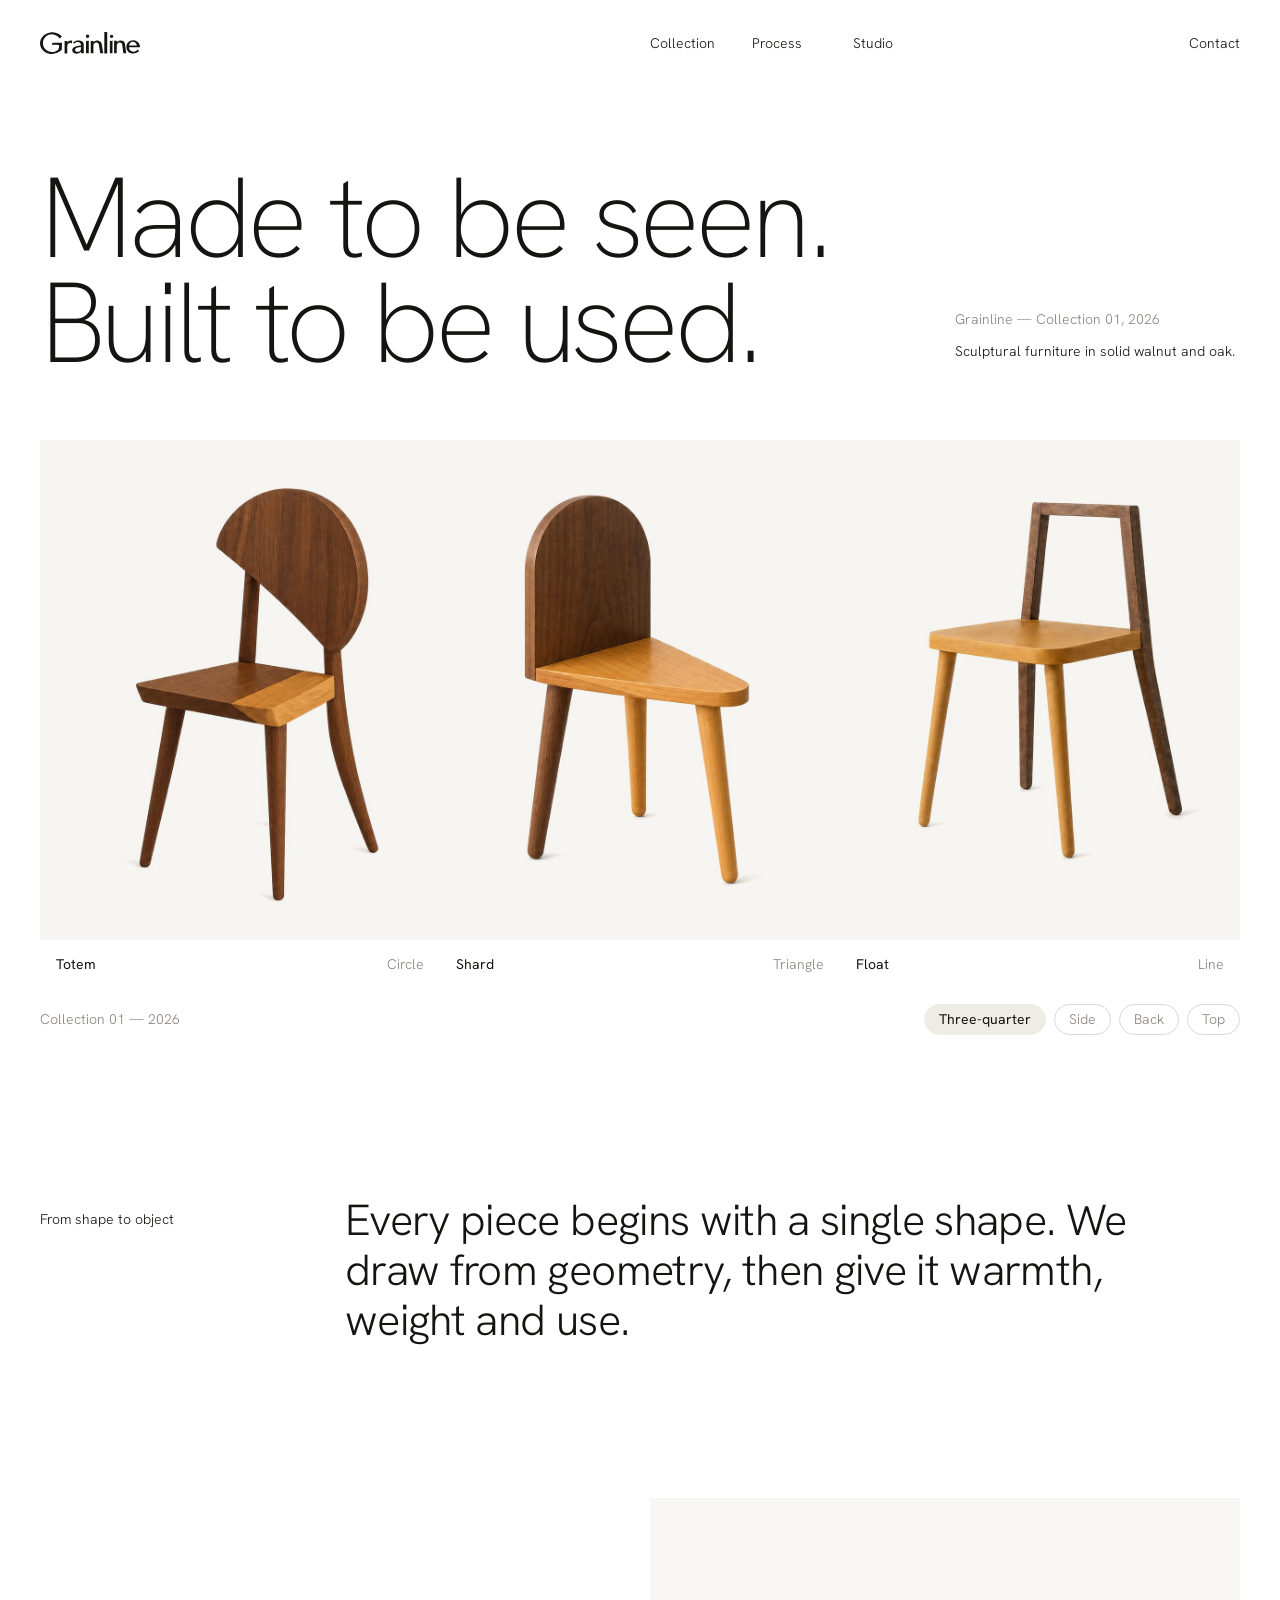
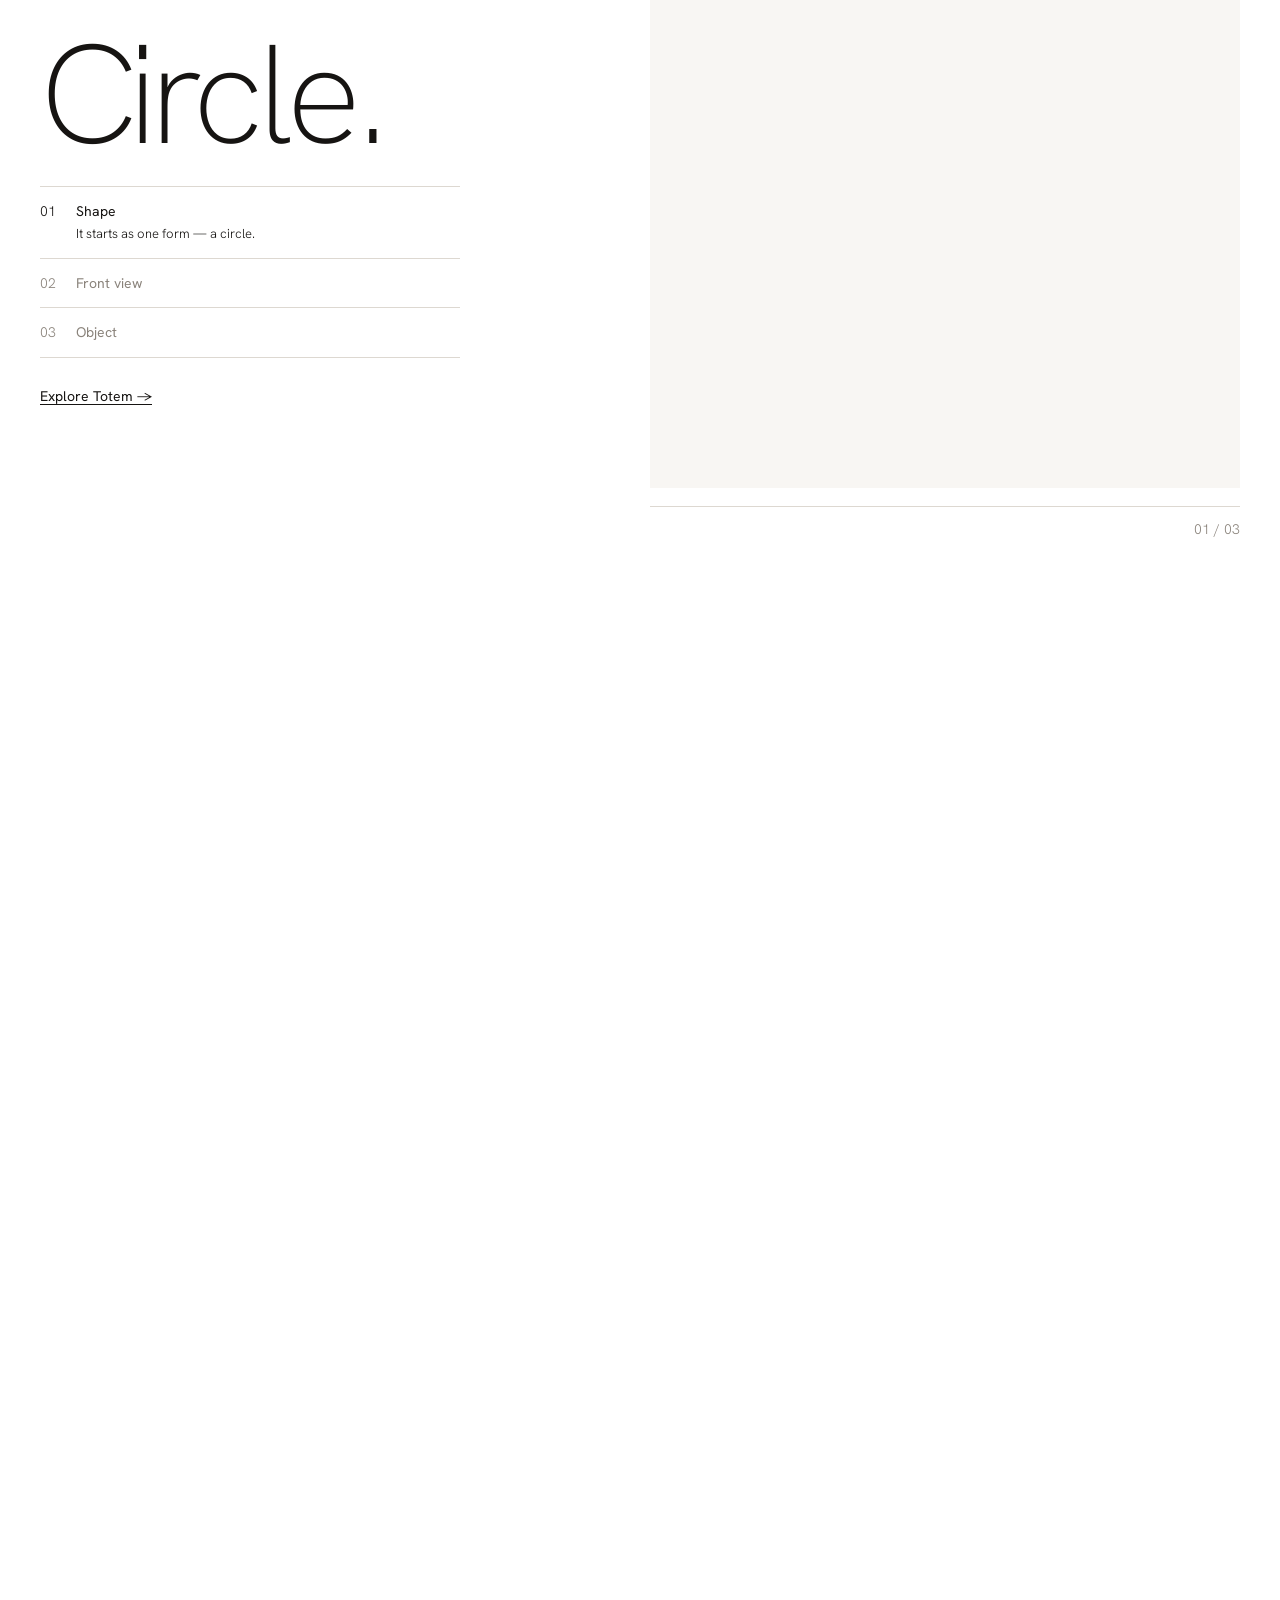
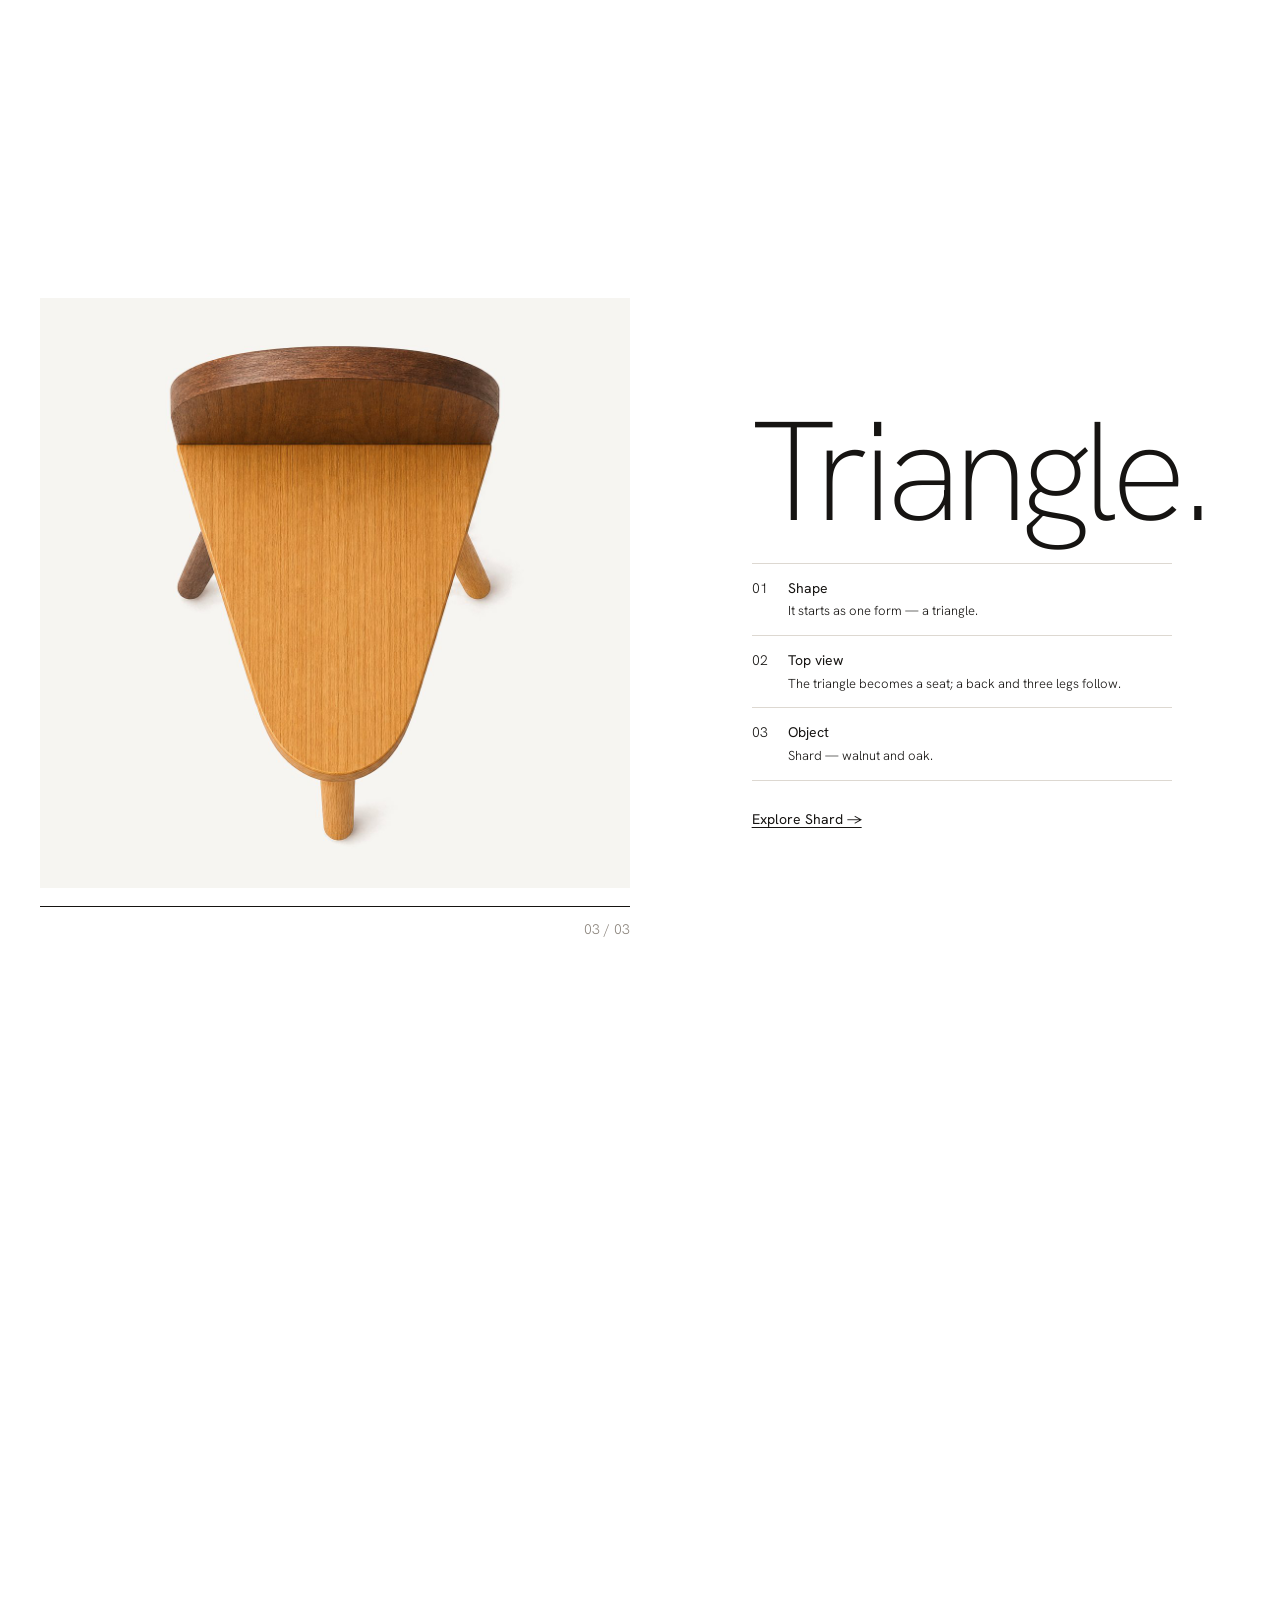
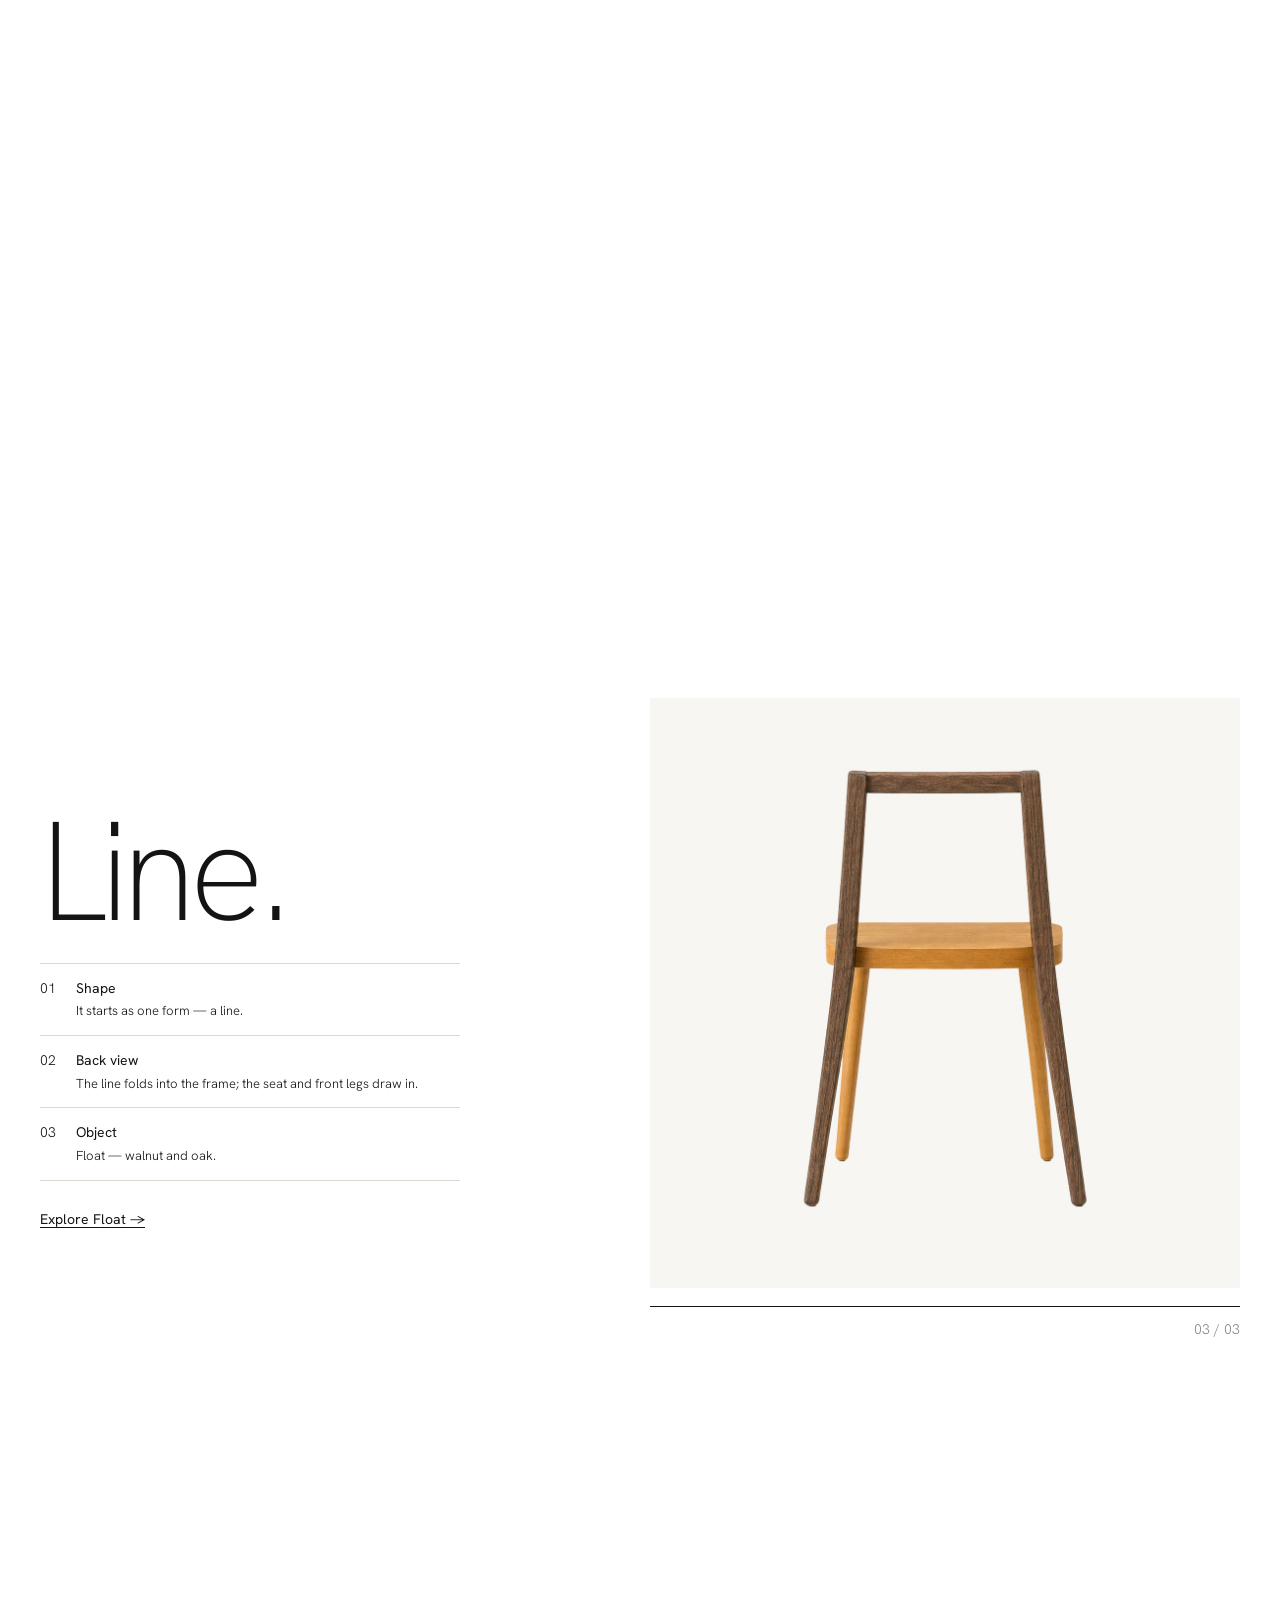
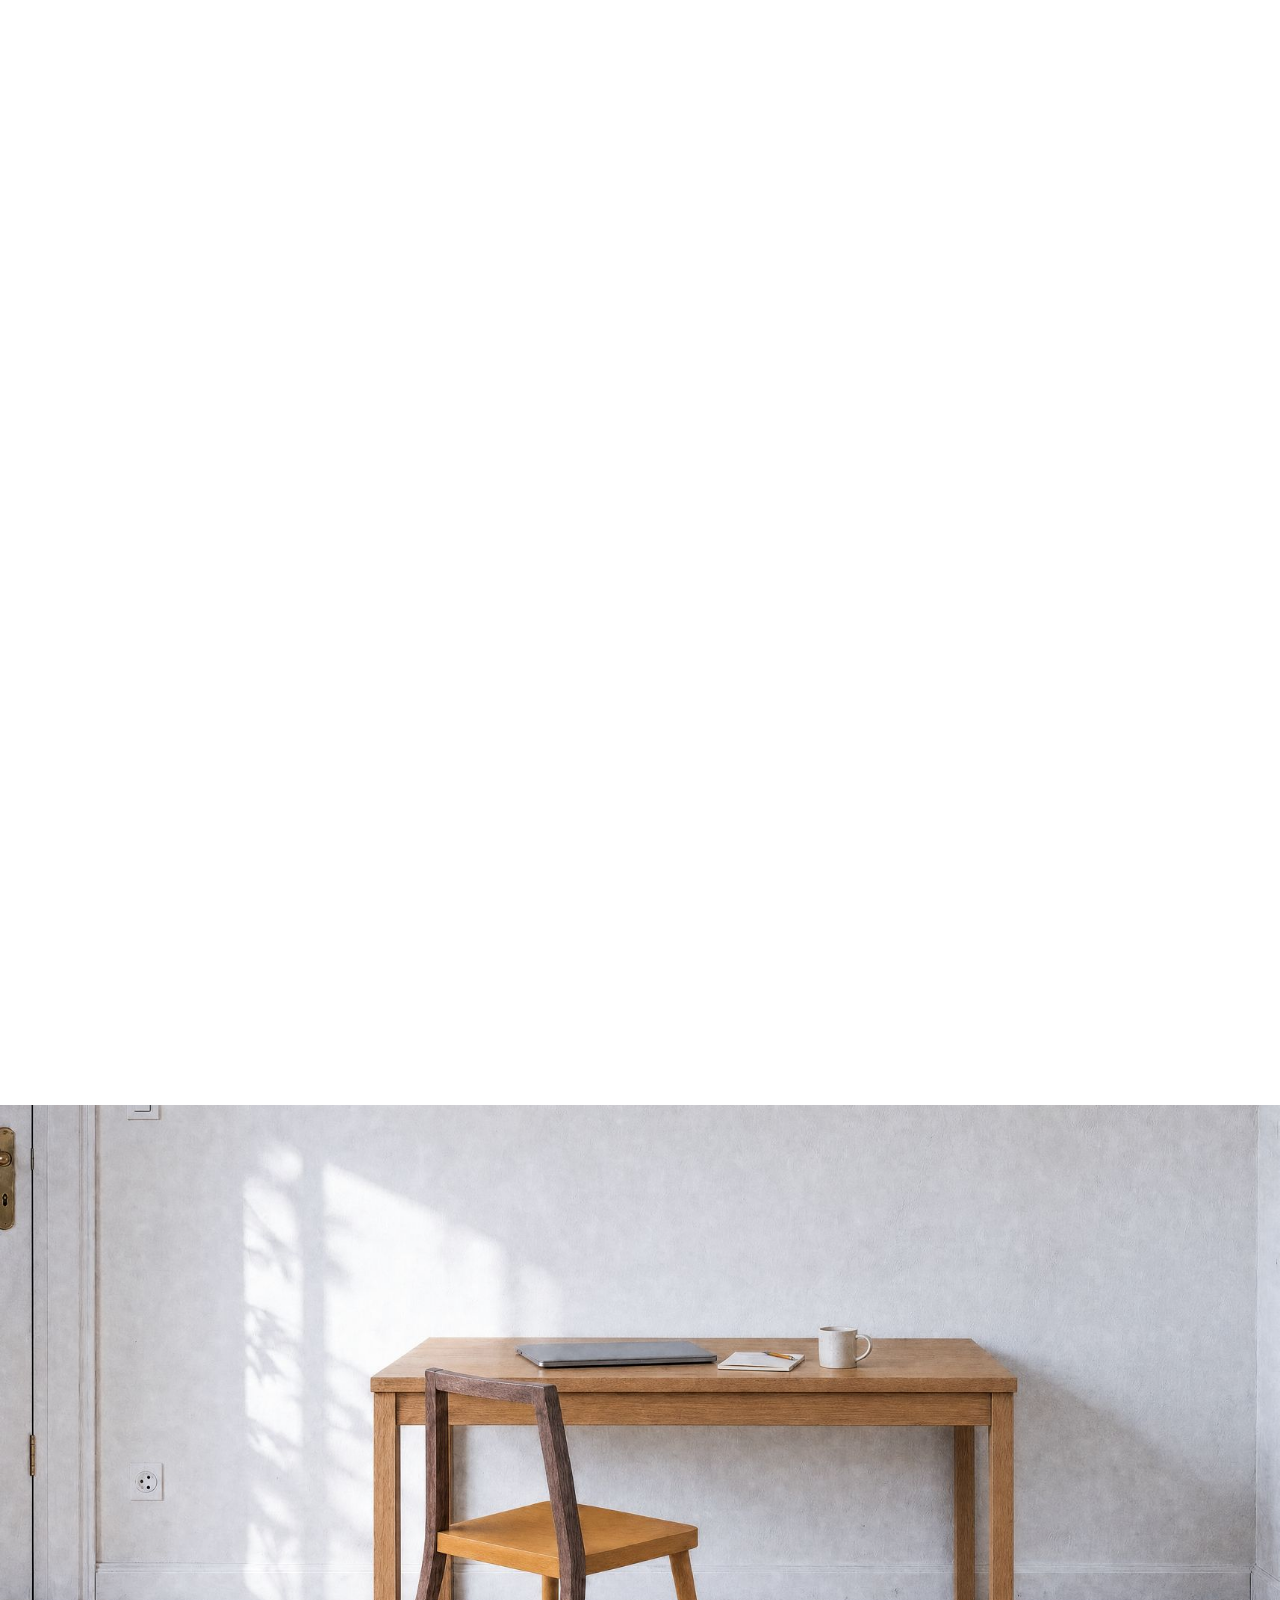
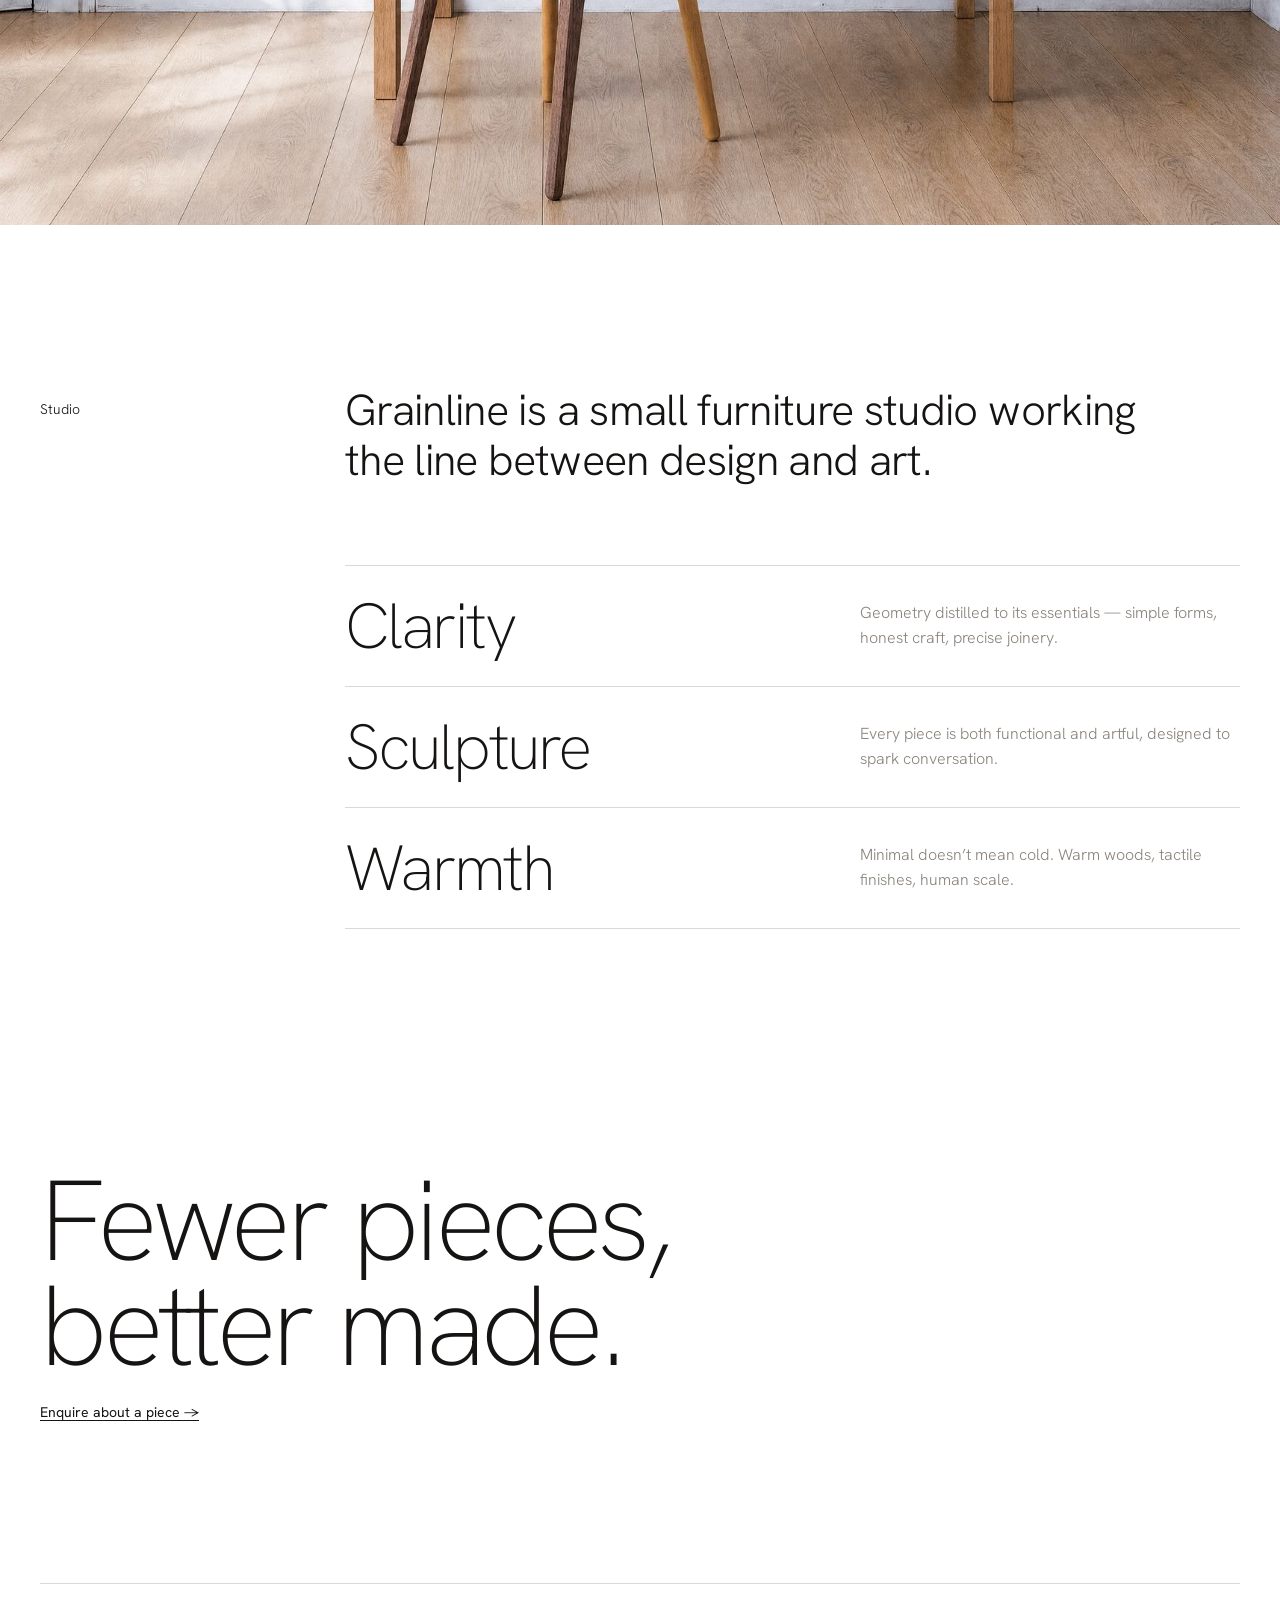
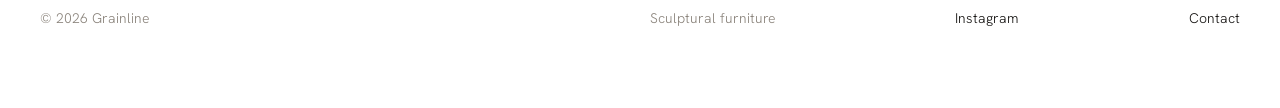
<file: index.html>
<!DOCTYPE html>
<html lang="en">
<head>
<meta charset="utf-8">
<meta name="viewport" content="width=device-width, initial-scale=1">
<title>Grainline — Made to be seen. Built to be used.</title>
<meta name="description" content="Grainline: sculptural chairs in walnut and oak, drawn from a circle, a triangle and a line.">
<link rel="icon" href="assets/logo.svg" type="image/svg+xml">
<link rel="preconnect" href="https://fonts.googleapis.com">
<link rel="preconnect" href="https://fonts.gstatic.com" crossorigin>
<link href="https://fonts.googleapis.com/css2?family=DM+Mono&family=Hanken+Grotesk:wght@200;300;400&display=swap" rel="stylesheet">
<script>(function(){var d=document.documentElement;if(!matchMedia("(prefers-reduced-motion: reduce)").matches){d.classList.add("rv");setTimeout(function(){if(!window.__rv)d.classList.remove("rv")},2500)}})();</script>
<link rel="stylesheet" href="css/style.css?v=27">
</head>
<body>
<header class="nav grid">
  <a class="nav__logo" href="index.html" aria-label="Grainline — home"><img src="assets/logo.svg" alt="Grainline"></a>
  <a data-col="7" href="index.html#collection" data-menu-open aria-haspopup="true" aria-expanded="false">Collection</a>
  <a data-col="8" href="index.html#process">Process</a>
  <a data-col="9" href="index.html#studio">Studio</a>
  <a data-col="12" href="#contact">Contact</a>
</header>
<div class="menu" data-menu aria-hidden="true">
  <div class="menu__scrim" data-menu-close></div>
  <div class="menu__panel" role="dialog" aria-label="The collection">
    <div class="menu__head grid">
      <span class="muted">Collection 01 — 2026</span>
      <span class="muted">Three chairs, three shapes</span>
      <button type="button" data-menu-close>Close ×</button>
    </div>
    <div class="menu__chairs grid">
      <a class="menu__chair" href="totem.html"><div class="img"><img src="assets/renders/totem-three-quarter.jpg" alt="Totem"></div><div class="meta"><span class="name">Totem</span><span class="link">View Totem →</span></div><span class="muted">Circle</span></a>
      <a class="menu__chair" href="shard.html"><div class="img"><img src="assets/renders/shard-three-quarter.jpg" alt="Shard"></div><div class="meta"><span class="name">Shard</span><span class="link">View Shard →</span></div><span class="muted">Triangle</span></a>
      <a class="menu__chair" href="float.html"><div class="img"><img src="assets/renders/float-three-quarter.jpg" alt="Float"></div><div class="meta"><span class="name">Float</span><span class="link">View Float →</span></div><span class="muted">Line</span></a>
    </div>
  </div>
</div>

<main>
  <section class="hero grid">
    <h1 class="display">Made to be seen.<br>Built to be used.</h1>
    <div class="hero__meta">
      <span class="muted">Grainline — Collection 01, 2026</span>
      <span>Sculptural furniture in solid walnut and oak.</span>
    </div>
  </section>

  <section class="lineup grid" id="collection" data-lineup>
    <div class="lineup__band">
      <a class="lineup__chair" href="totem.html">
        <div class="lineup__img"><img src="assets/renders/totem-three-quarter.jpg" alt="Totem, three-quarter view" class="is-on" loading="eager"><img src="assets/renders/totem-side.jpg" alt="Totem, side view" loading="lazy"><img src="assets/renders/totem-back.jpg" alt="Totem, back view" loading="lazy"><img src="assets/renders/totem-top.jpg" alt="Totem, top view" loading="lazy"></div>
        <div class="lineup__label"><span class="strong">Totem</span><span class="lineup__shape muted">Circle</span></div>
      </a>
      <a class="lineup__chair" href="shard.html">
        <div class="lineup__img"><img src="assets/renders/shard-three-quarter.jpg" alt="Shard, three-quarter view" class="is-on" loading="eager"><img src="assets/renders/shard-side.jpg" alt="Shard, side view" loading="lazy"><img src="assets/renders/shard-back.jpg" alt="Shard, back view" loading="lazy"><img src="assets/renders/shard-top.jpg" alt="Shard, top view" loading="lazy"></div>
        <div class="lineup__label"><span class="strong">Shard</span><span class="lineup__shape muted">Triangle</span></div>
      </a>
      <a class="lineup__chair" href="float.html">
        <div class="lineup__img"><img src="assets/renders/float-three-quarter.jpg" alt="Float, three-quarter view" class="is-on" loading="eager"><img src="assets/renders/float-side.jpg" alt="Float, side view" loading="lazy"><img src="assets/renders/float-back.jpg" alt="Float, back view" loading="lazy"><img src="assets/renders/float-top.jpg" alt="Float, top view" loading="lazy"></div>
        <div class="lineup__label"><span class="strong">Float</span><span class="lineup__shape muted">Line</span></div>
      </a>
    </div>
    <div class="lineup__bar">
      <span class="muted">Collection 01 — 2026</span>
      <div class="views" aria-label="Choose a view"><button type="button" class="is-on">Three-quarter</button><button type="button">Side</button><button type="button">Back</button><button type="button">Top</button></div>
    </div>
  </section>

  <section class="section grid" id="process">
    <div class="intro__label">From shape to object</div>
    <p class="intro__text statement">Every piece begins with a single shape. We draw from geometry, then give it warmth, weight and use.</p>
  </section>

  <section class="beat beat--right" data-beat>
    <div class="beat__stick grid">
      <div class="beat__copy">
        <div class="word">Circle.</div>
        <ol class="steps"><li><span>01</span><b>Shape</b><span class="desc">It starts as one form — a circle.</span></li><li><span>02</span><b>Front view</b><span class="desc">The circle is cut on a diagonal into the backrest; posts, seat and legs draw in.</span></li><li><span>03</span><b>Object</b><span class="desc">Totem — walnut and oak.</span></li></ol>
        <a class="link" href="totem.html">Explore Totem →</a>
      </div>
      <div class="beat__stage">
        <div class="stage" data-trace="totem" role="img" aria-label="Totem drawn from a circle"><img src="assets/renders/totem-front-square.jpg" alt="Totem, seen from the front"></div>
        <div class="progress"><i></i></div>
        <div class="counter">01 / 03</div>
      </div>
      <div class="beat__static"></div>
    </div>
  </section>

  <section class="beat beat--left" data-beat>
    <div class="beat__stick grid">
      <div class="beat__stage">
        <div class="stage" data-trace="shard" role="img" aria-label="Shard drawn from a triangle"><img src="assets/renders/shard-top-square.jpg" alt="Shard, seen from above"></div>
        <div class="progress"><i></i></div>
        <div class="counter">01 / 03</div>
      </div>
      <div class="beat__copy">
        <div class="word">Triangle.</div>
        <ol class="steps"><li><span>01</span><b>Shape</b><span class="desc">It starts as one form — a triangle.</span></li><li><span>02</span><b>Top view</b><span class="desc">The triangle becomes a seat; a back and three legs follow.</span></li><li><span>03</span><b>Object</b><span class="desc">Shard — walnut and oak.</span></li></ol>
        <a class="link" href="shard.html">Explore Shard →</a>
      </div>
      <div class="beat__static"></div>
    </div>
  </section>

  <section class="beat beat--right" data-beat>
    <div class="beat__stick grid">
      <div class="beat__copy">
        <div class="word">Line.</div>
        <ol class="steps"><li><span>01</span><b>Shape</b><span class="desc">It starts as one form — a line.</span></li><li><span>02</span><b>Back view</b><span class="desc">The line folds into the frame; the seat and front legs draw in.</span></li><li><span>03</span><b>Object</b><span class="desc">Float — walnut and oak.</span></li></ol>
        <a class="link" href="float.html">Explore Float →</a>
      </div>
      <div class="beat__stage">
        <div class="stage" data-trace="float" role="img" aria-label="Float drawn from a line"><img src="assets/renders/float-back-square.jpg" alt="Float, seen from the back"></div>
        <div class="progress"><i></i></div>
        <div class="counter">01 / 03</div>
      </div>
      <div class="beat__static"></div>
    </div>
  </section>

  <figure class="bleed"><img src="assets/lifestyle/float-desk.jpg" alt="Float at a desk in a sunlit room" loading="lazy"></figure>

  <section class="section grid" id="studio">
    <div class="studio__label">Studio</div>
    <p class="studio__text statement">Grainline is a small furniture studio working the line between design and art.</p>
    <ul class="values">
      <li><span>Clarity</span><span>Geometry distilled to its essentials — simple forms, honest craft, precise joinery.</span></li>
      <li><span>Sculpture</span><span>Every piece is both functional and artful, designed to spark conversation.</span></li>
      <li><span>Warmth</span><span>Minimal doesn’t mean cold. Warm woods, tactile finishes, human scale.</span></li>
    </ul>
  </section>

  <section class="closing grid">
    <h2 class="display">Fewer pieces,<br>better made.</h2>
    <a class="link" href="#contact">Enquire about a piece →</a>
  </section>
</main>
<footer class="footer grid" id="contact">
  <div class="footer__rule"></div>
  <span class="muted">© 2026 Grainline</span>
  <span class="muted">Sculptural furniture</span>
  <a href="#">Instagram</a>
  <a href="#">Contact</a>
</footer>
<script src="js/reveal.js?v=27" defer></script>
<script src="js/smooth.js?v=27" defer></script>
<script src="js/menu.js?v=27" defer></script>
<script src="js/lineup.js?v=27" defer></script>
<script src="js/shape.js?v=27" defer></script>
</body>
</html>
</file>
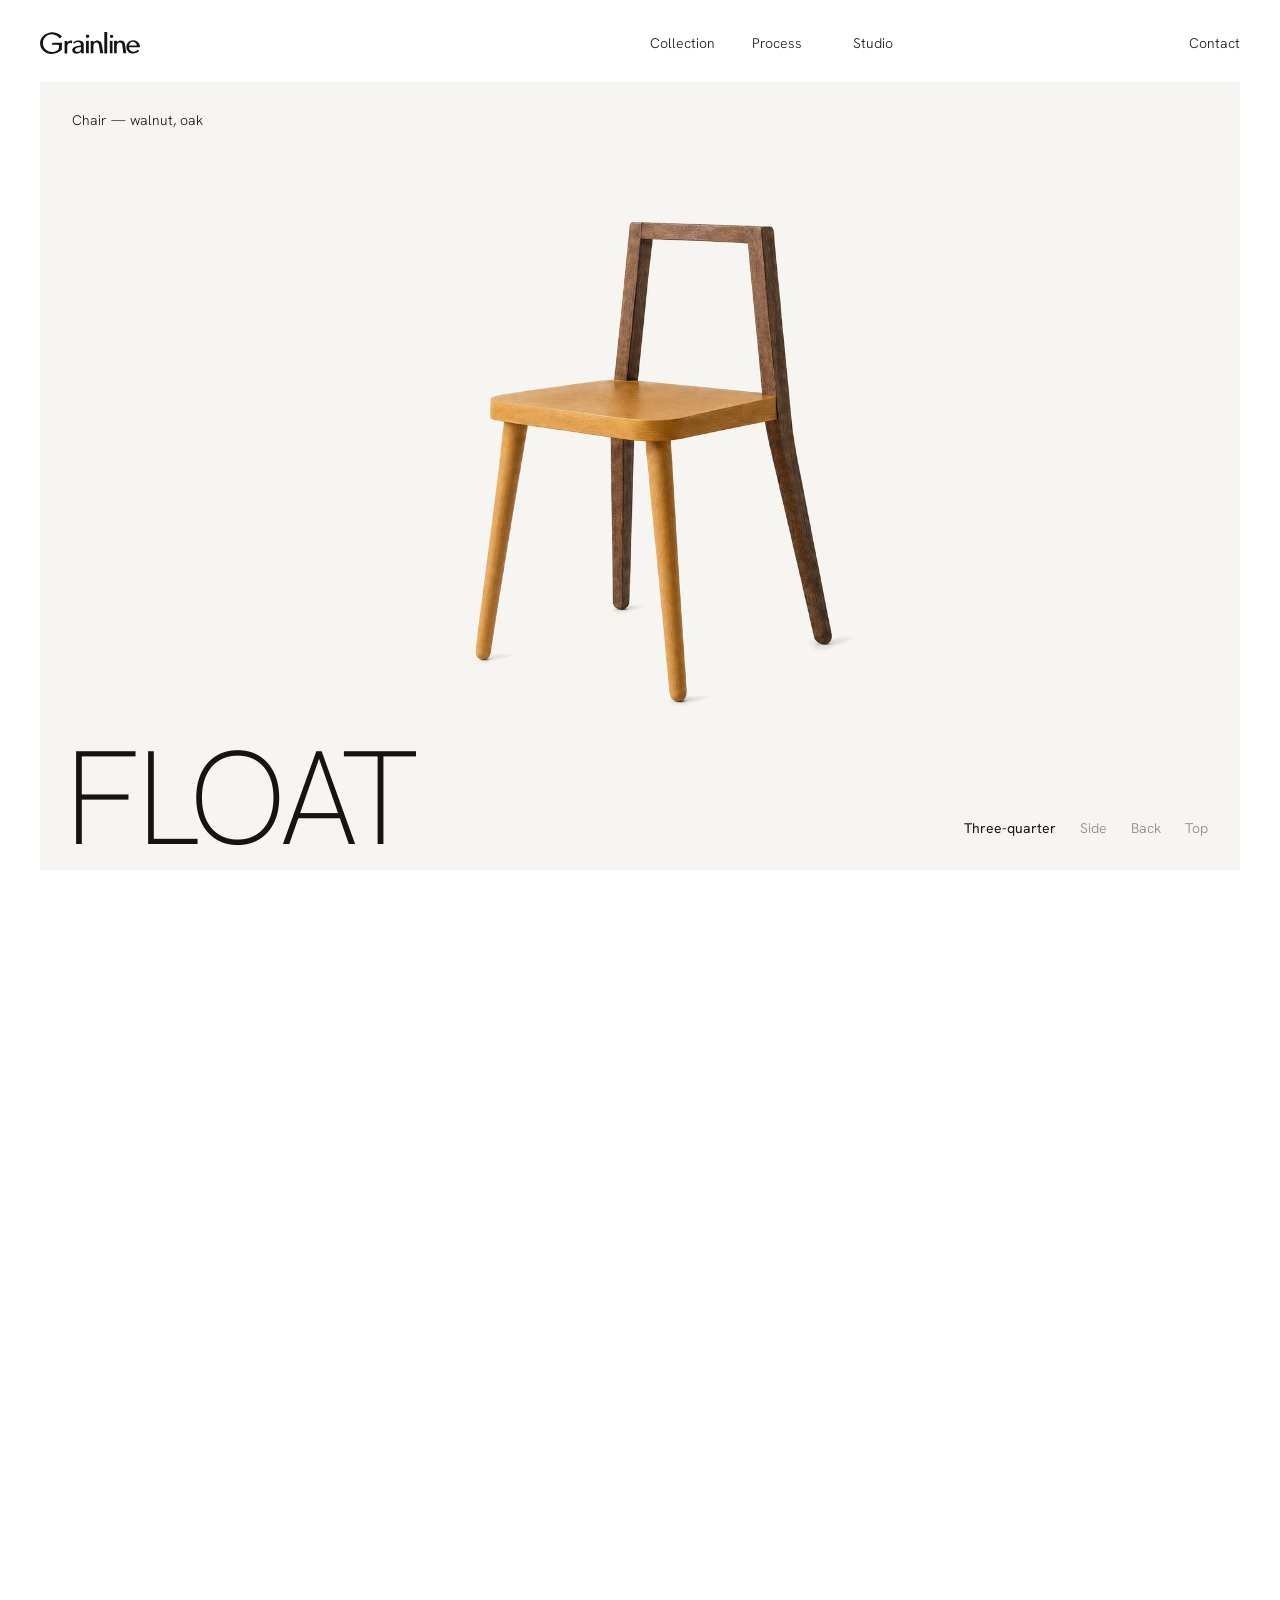
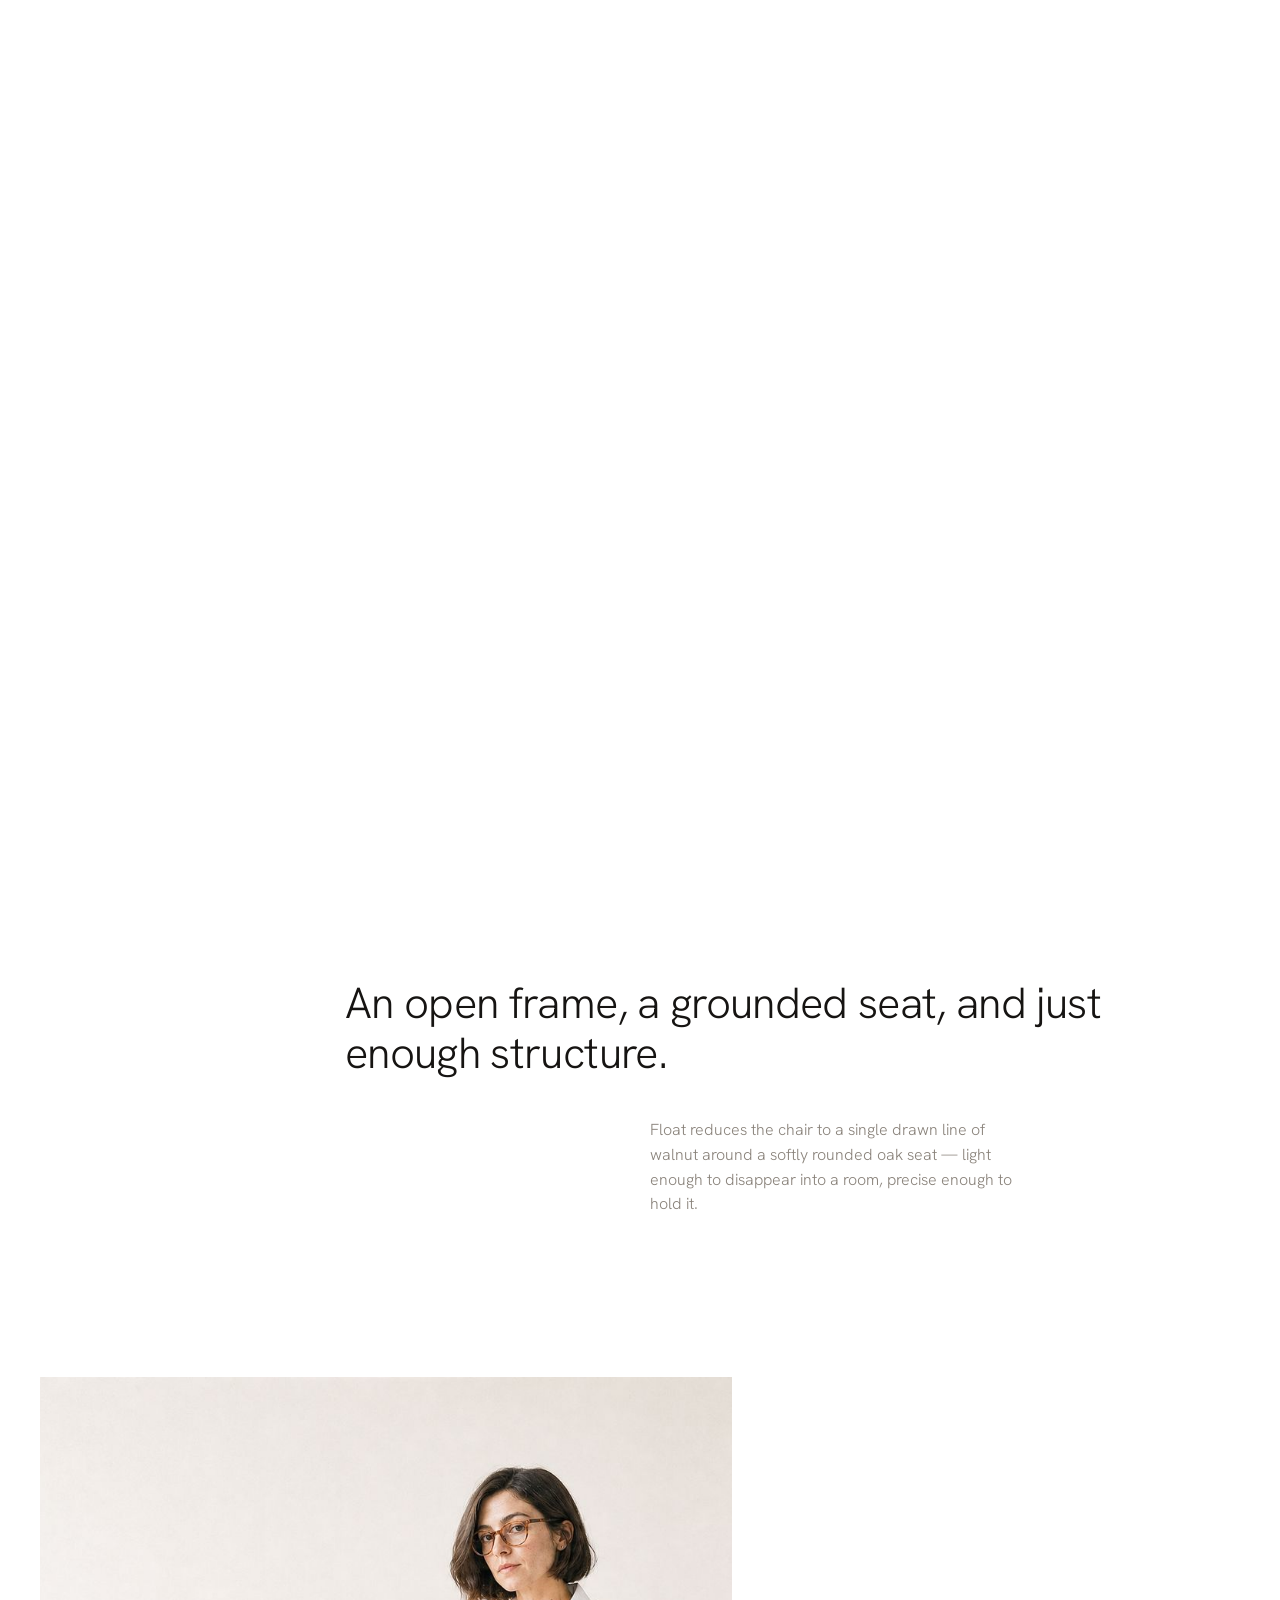
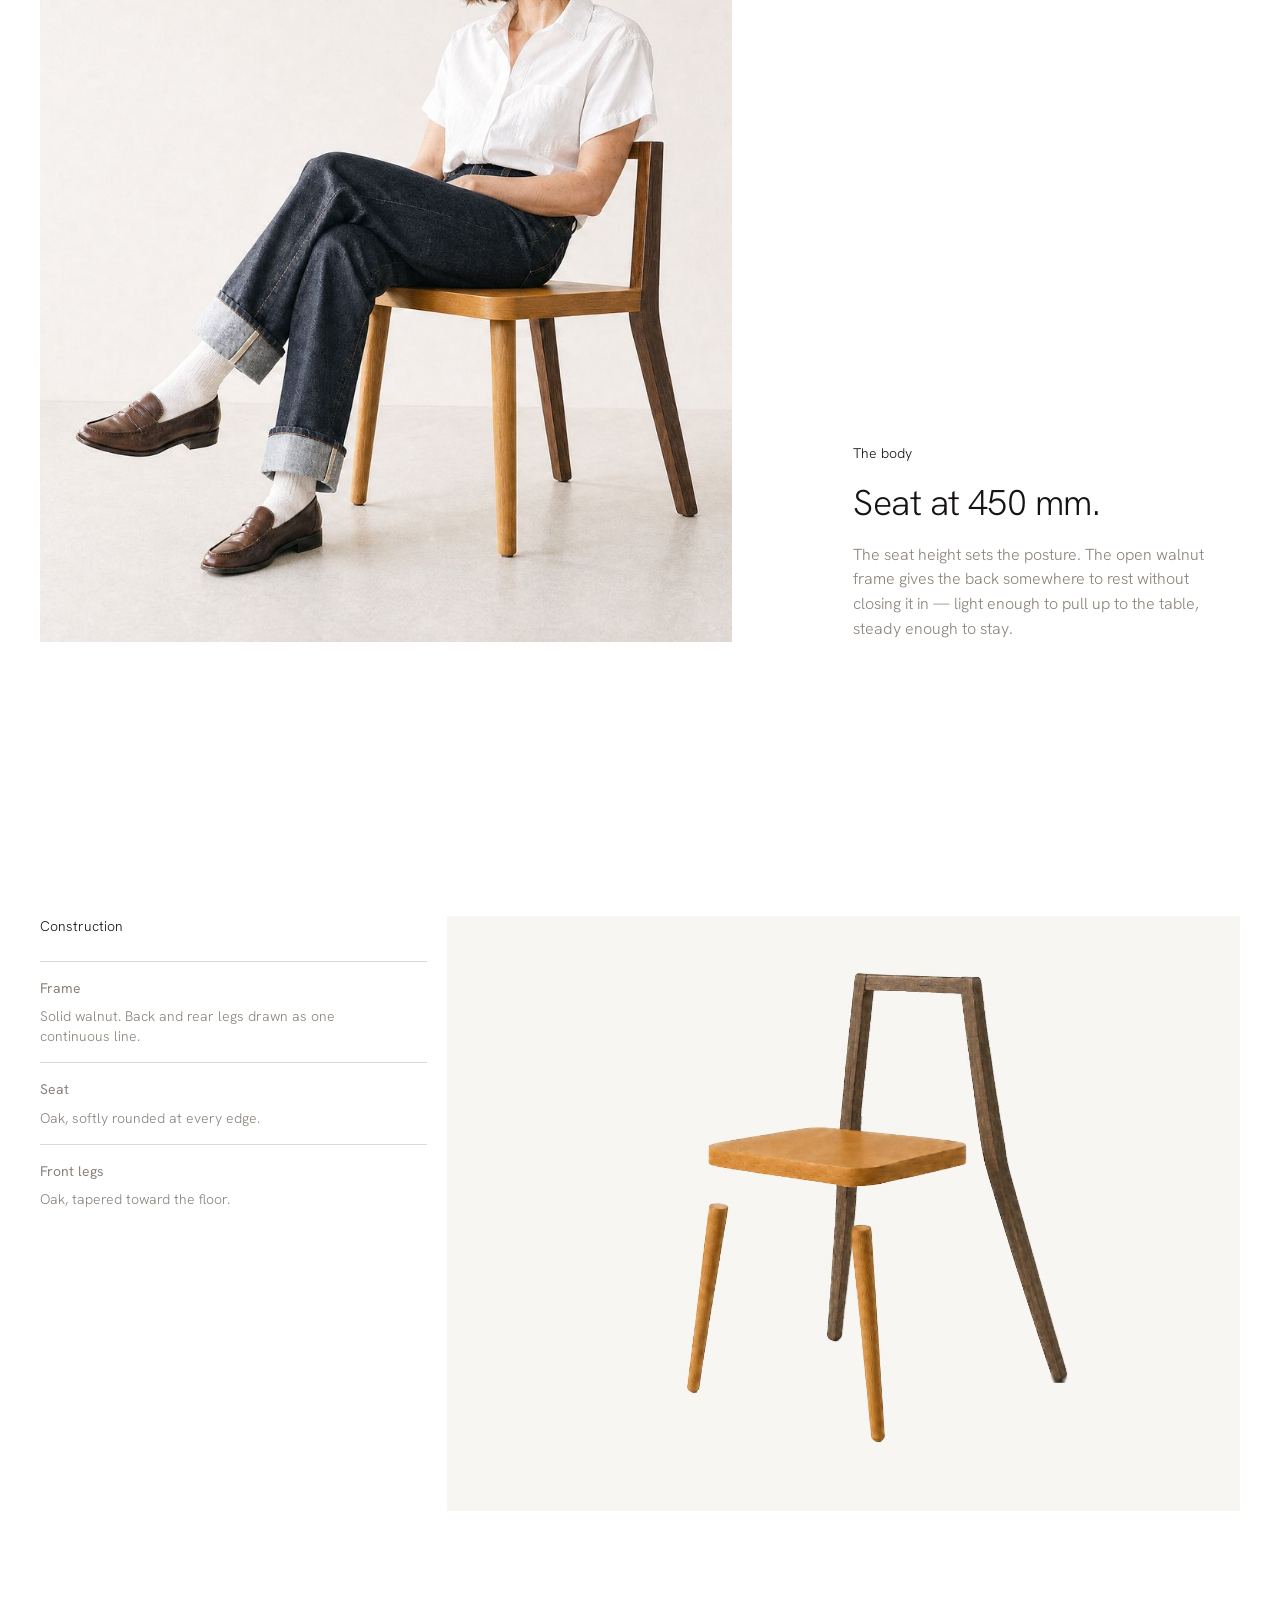
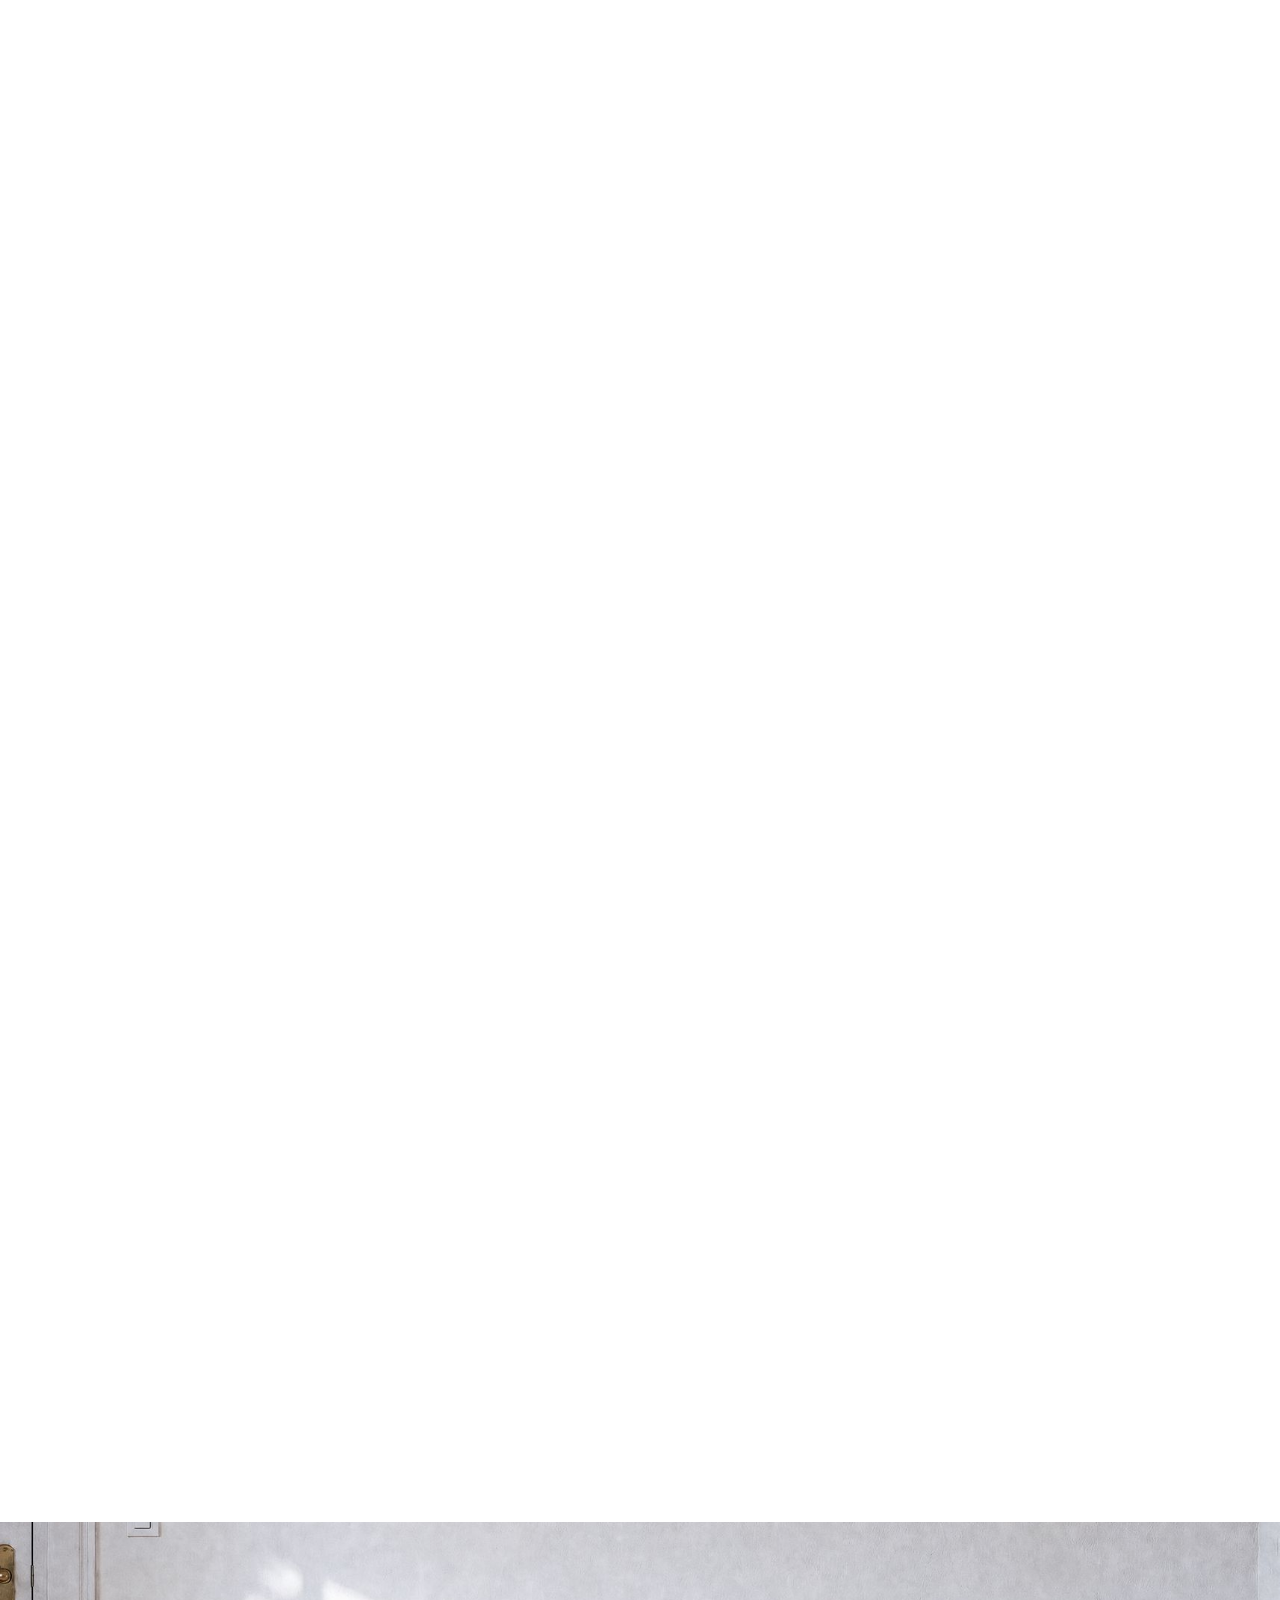
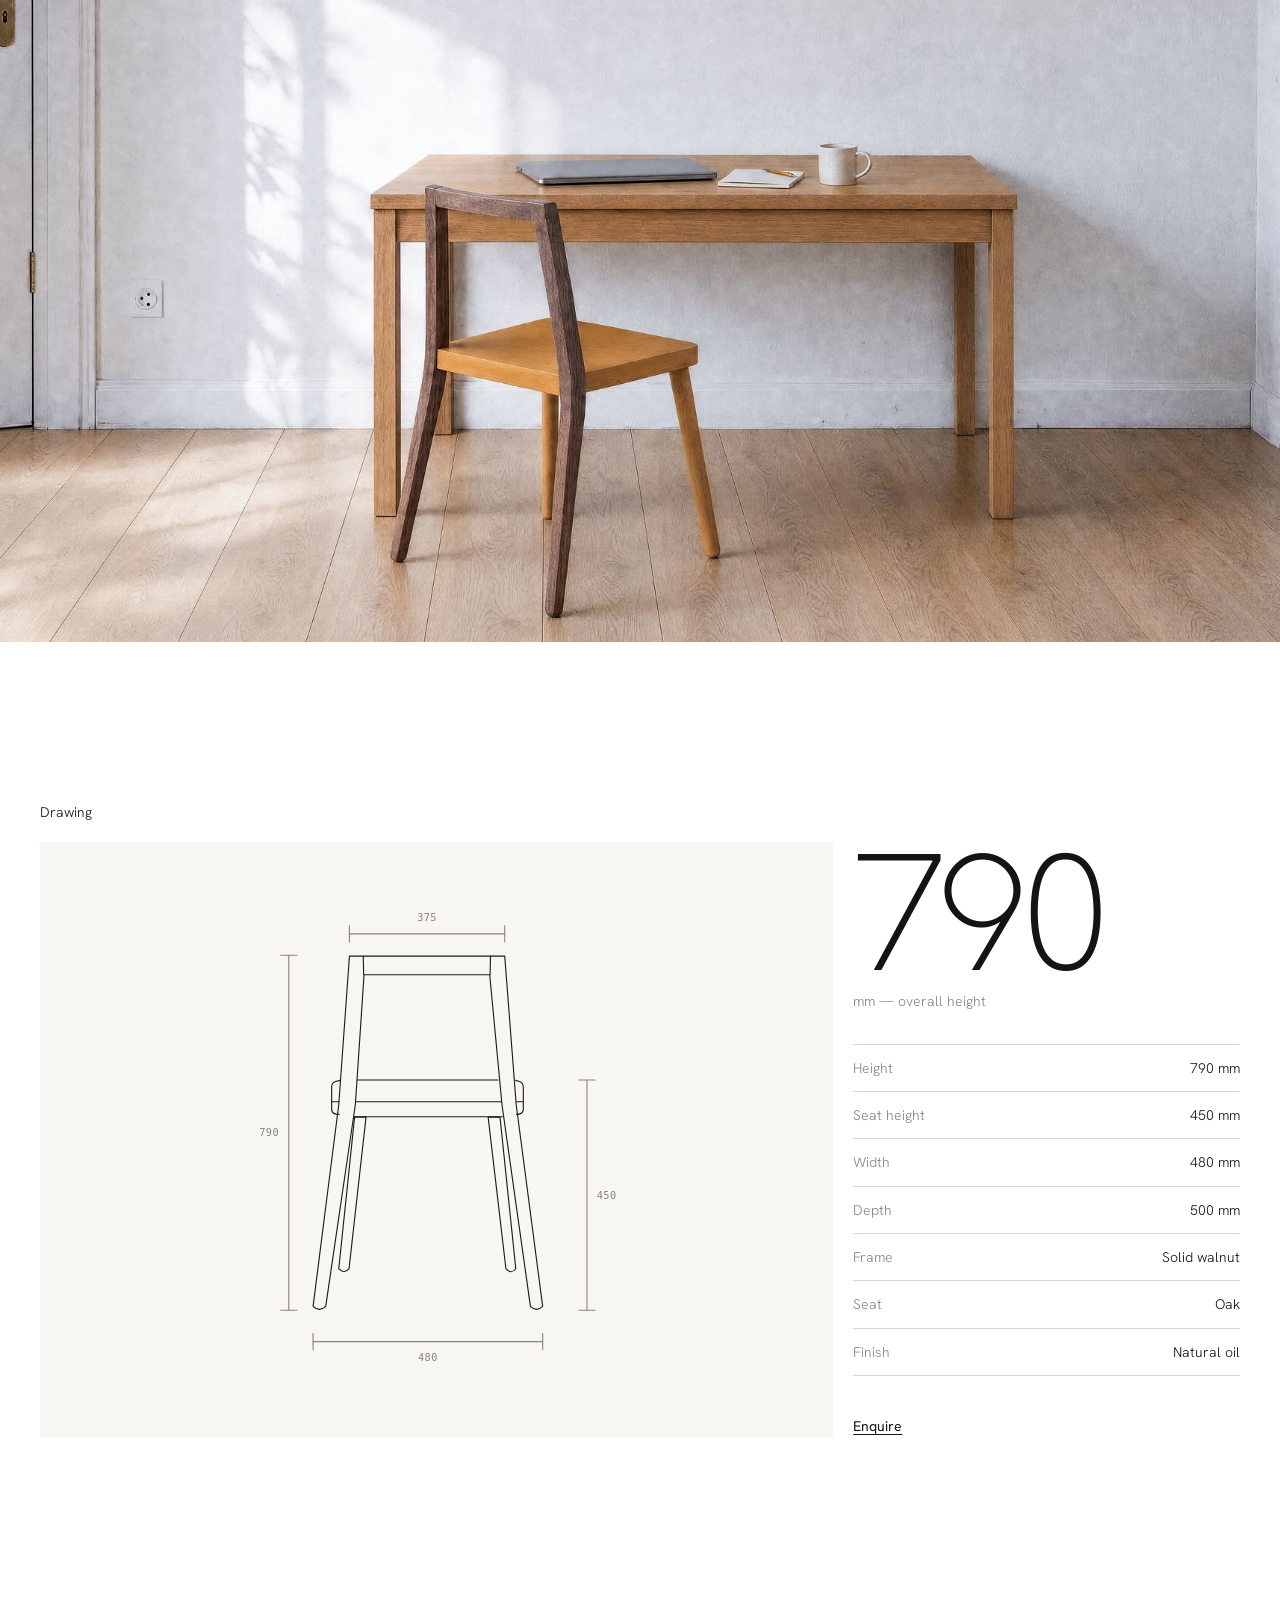
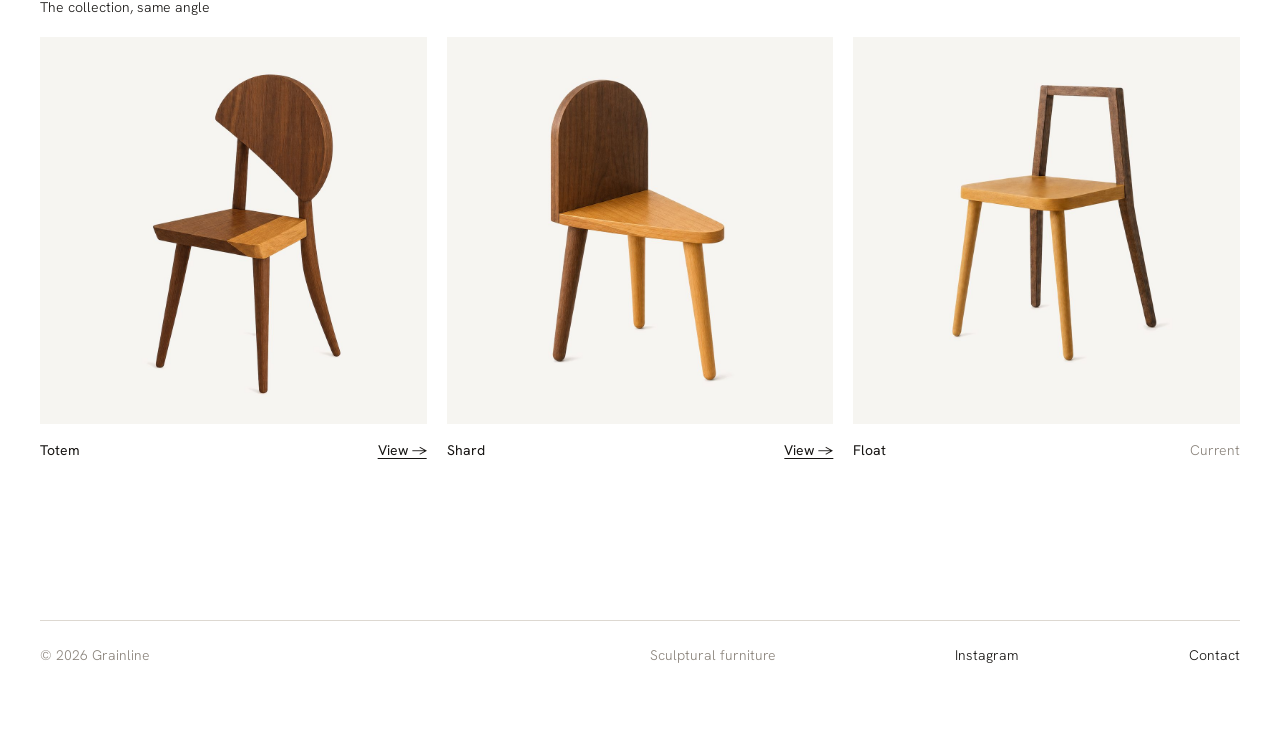
<file: float.html>
<!DOCTYPE html>
<html lang="en">
<head>
<meta charset="utf-8">
<meta name="viewport" content="width=device-width, initial-scale=1">
<title>Float — Grainline</title>
<meta name="description" content="Float: An open frame, a grounded seat, and just enough structure. A Grainline chair in walnut and oak.">
<link rel="icon" href="assets/logo.svg" type="image/svg+xml">
<link rel="preconnect" href="https://fonts.googleapis.com">
<link rel="preconnect" href="https://fonts.gstatic.com" crossorigin>
<link href="https://fonts.googleapis.com/css2?family=DM+Mono&family=Hanken+Grotesk:wght@200;300;400&display=swap" rel="stylesheet">
<script>(function(){var d=document.documentElement;if(!matchMedia("(prefers-reduced-motion: reduce)").matches){d.classList.add("rv");setTimeout(function(){if(!window.__rv)d.classList.remove("rv")},2500)}})();</script>
<link rel="stylesheet" href="css/style.css?v=27">
</head>
<body>
<header class="nav grid">
  <a class="nav__logo" href="index.html" aria-label="Grainline — home"><img src="assets/logo.svg" alt="Grainline"></a>
  <a data-col="7" href="index.html#collection" data-menu-open aria-haspopup="true" aria-expanded="false">Collection</a>
  <a data-col="8" href="index.html#process">Process</a>
  <a data-col="9" href="index.html#studio">Studio</a>
  <a data-col="12" href="#contact">Contact</a>
</header>
<div class="menu" data-menu aria-hidden="true">
  <div class="menu__scrim" data-menu-close></div>
  <div class="menu__panel" role="dialog" aria-label="The collection">
    <div class="menu__head grid">
      <span class="muted">Collection 01 — 2026</span>
      <span class="muted">Three chairs, three shapes</span>
      <button type="button" data-menu-close>Close ×</button>
    </div>
    <div class="menu__chairs grid">
      <a class="menu__chair" href="totem.html"><div class="img"><img src="assets/renders/totem-three-quarter.jpg" alt="Totem"></div><div class="meta"><span class="name">Totem</span><span class="link">View Totem →</span></div><span class="muted">Circle</span></a>
      <a class="menu__chair" href="shard.html"><div class="img"><img src="assets/renders/shard-three-quarter.jpg" alt="Shard"></div><div class="meta"><span class="name">Shard</span><span class="link">View Shard →</span></div><span class="muted">Triangle</span></a>
      <a class="menu__chair" href="float.html"><div class="img"><img src="assets/renders/float-three-quarter.jpg" alt="Float"></div><div class="meta"><span class="name">Float</span><span class="link">View Float →</span></div><span class="muted">Line</span></a>
    </div>
  </div>
</div>

<main>
  <section class="viewer" data-viewer>
    <div class="viewer__stick">
      <div class="viewer__tile">
        <img src="assets/renders/float-three-quarter.jpg" alt="Float, three-quarter view" class="is-on"><img src="assets/renders/float-side.jpg" alt="Float, side view"><img src="assets/renders/float-back.jpg" alt="Float, back view"><img src="assets/renders/float-top.jpg" alt="Float, top view">
        <span class="viewer__meta">Chair — walnut, oak</span>
        <h1 class="viewer__name">Float</h1>
        <div class="views" aria-label="Choose a view"><button type="button" class="is-on">Three-quarter</button><button type="button">Side</button><button type="button">Back</button><button type="button">Top</button></div>
      </div>
    </div>
  </section>

  <section class="statement-row section grid">
    <p class="statement">An open frame, a grounded seat, and just enough structure.</p>
    <p class="body">Float reduces the chair to a single drawn line of walnut around a softly rounded oak seat — light enough to disappear into a room, precise enough to hold it.</p>
  </section>

  <section class="section grid">
    <img class="person__img" style="object-position:59% 50%" src="assets/lifestyle/float-seated.jpg" alt="A person seated on Float" loading="lazy">
    <div class="person__text">
      <span>The body</span>
      <h2 class="headline">Seat at 450 mm.</h2>
      <p class="body">The seat height sets the posture. The open walnut frame gives the back somewhere to rest without closing it in — light enough to pull up to the table, steady enough to stay.</p>
    </div>
  </section>

  <section class="construction" data-construction>
    <div class="construction__stick grid">
      <div class="construction__copy">
        <div class="construction__label">Construction</div>
        <div class="parts"><div data-pieces="0"><span class="strong">Frame</span><p>Solid walnut. Back and rear legs drawn as one continuous line.</p></div><div data-pieces="1"><span class="strong">Seat</span><p>Oak, softly rounded at every edge.</p></div><div data-pieces="2,3"><span class="strong">Front legs</span><p>Oak, tapered toward the floor.</p></div></div>
      </div>
      <div class="construction__tile" role="img" aria-label="Float assembling from its parts as you scroll">
        <div class="construction__frame">
          <img class="exploded" src="assets/renders/float-exploded.jpg?v=27" alt="">
          <img class="piece" src="assets/parts/float-3.png?v=27" alt="" data-dx="0.417" data-dy="2.5" data-sx="0.86" data-sy="0.94" style="left:37.031%;top:9.167%;width:34.375%;height:69.236%;z-index:2"><img class="piece" src="assets/parts/float-0.png?v=27" alt="" data-dx="0.834" data-dy="1.992" data-sx="0.9345" data-sy="0.9345" style="left:37.031%;top:9.167%;width:34.375%;height:69.236%;z-index:3"><img class="piece" src="assets/parts/float-1.png?v=27" alt="" data-dx="1.213" data-dy="-5.798" data-sx="1.0862" data-sy="1.0862" style="left:35.078%;top:47.986%;width:4.258%;height:32.431%;z-index:1"><img class="piece" src="assets/parts/float-2.png?v=27" alt="" data-dx="0.288" data-dy="-6.784" data-sx="1.0304" data-sy="1.0304" style="left:50.391%;top:51.528%;width:3.75%;height:37.222%;z-index:1">
          <img class="assembled" src="assets/renders/float-three-quarter.jpg" alt="">
        </div>
      </div>
    </div>
  </section>

  <figure class="bleed"><img src="assets/lifestyle/float-desk.jpg" alt="Float at a desk in a sunlit room" loading="lazy"></figure>

  <section class="section grid">
    <div class="drawing__label">Drawing</div>
    <div class="drawing__tile"><img src="assets/drawings/float.svg?v=27" alt="Float back elevation with dimensions"></div>
    <div class="specs">
      <div class="specs__big">790</div>
      <div class="specs__unit muted">mm — overall height</div>
      <dl><div><dt>Height</dt><dd>790 mm</dd></div><div><dt>Seat height</dt><dd>450 mm</dd></div><div><dt>Width</dt><dd>480 mm</dd></div><div><dt>Depth</dt><dd>500 mm</dd></div><div><dt>Frame</dt><dd>Solid walnut</dd></div><div><dt>Seat</dt><dd>Oak</dd></div><div><dt>Finish</dt><dd>Natural oil</dd></div></dl>
      <a class="link" href="#contact">Enquire</a>
    </div>
  </section>

  <section class="section grid">
    <div class="compare__label">The collection, same angle</div>
      <a class="compare__item" href="totem.html">
        <div class="img"><img src="assets/renders/totem-three-quarter.jpg" alt="Totem" loading="lazy"></div>
        <div><span class="strong">Totem</span><span class="link">View →</span></div>
      </a>
      <a class="compare__item" href="shard.html">
        <div class="img"><img src="assets/renders/shard-three-quarter.jpg" alt="Shard" loading="lazy"></div>
        <div><span class="strong">Shard</span><span class="link">View →</span></div>
      </a>
      <a class="compare__item" href="float.html">
        <div class="img"><img src="assets/renders/float-three-quarter.jpg" alt="Float" loading="lazy"></div>
        <div><span class="strong">Float</span><span class="muted">Current</span></div>
      </a>
  </section>
</main>
<footer class="footer grid" id="contact">
  <div class="footer__rule"></div>
  <span class="muted">© 2026 Grainline</span>
  <span class="muted">Sculptural furniture</span>
  <a href="#">Instagram</a>
  <a href="#">Contact</a>
</footer>
<script src="js/reveal.js?v=27" defer></script>
<script src="js/smooth.js?v=27" defer></script>
<script src="js/menu.js?v=27" defer></script>
<script src="js/viewer.js?v=27" defer></script>
<script src="js/construction.js?v=27" defer></script>
</body>
</html>
</file>
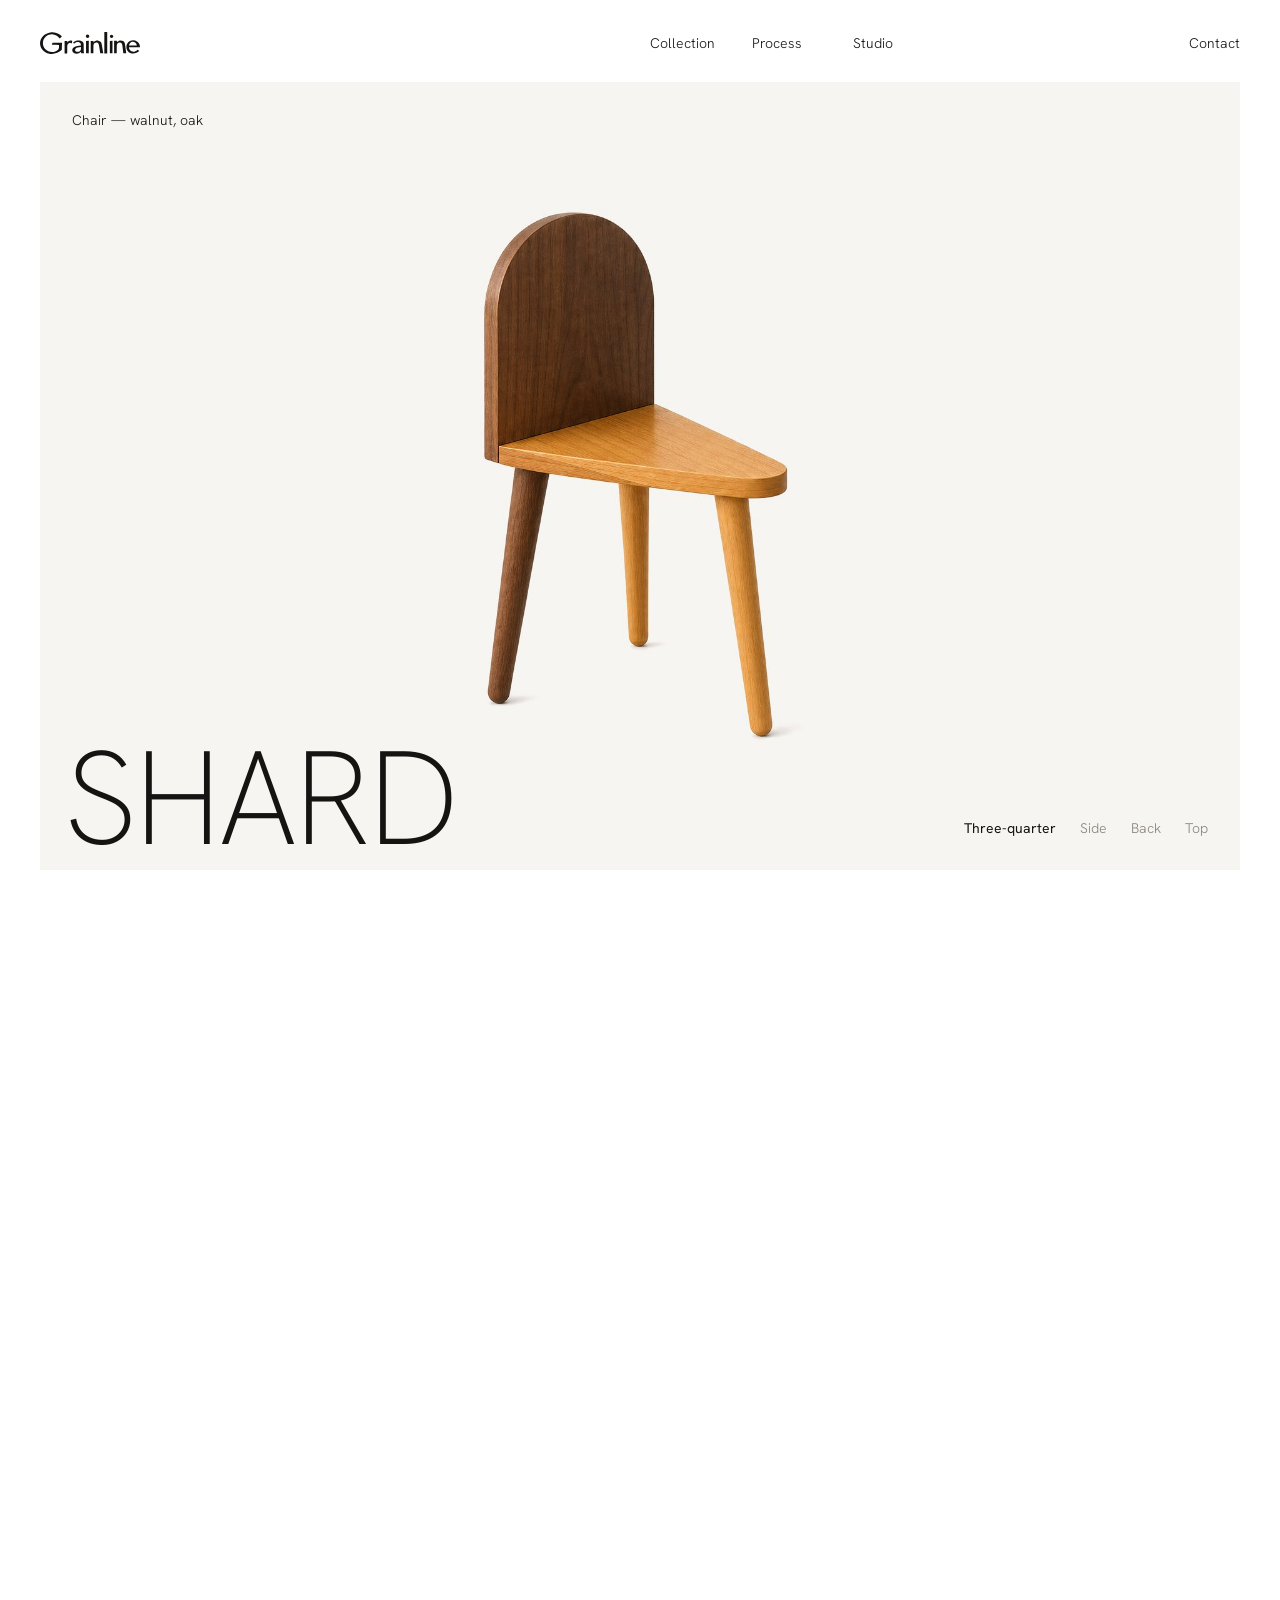
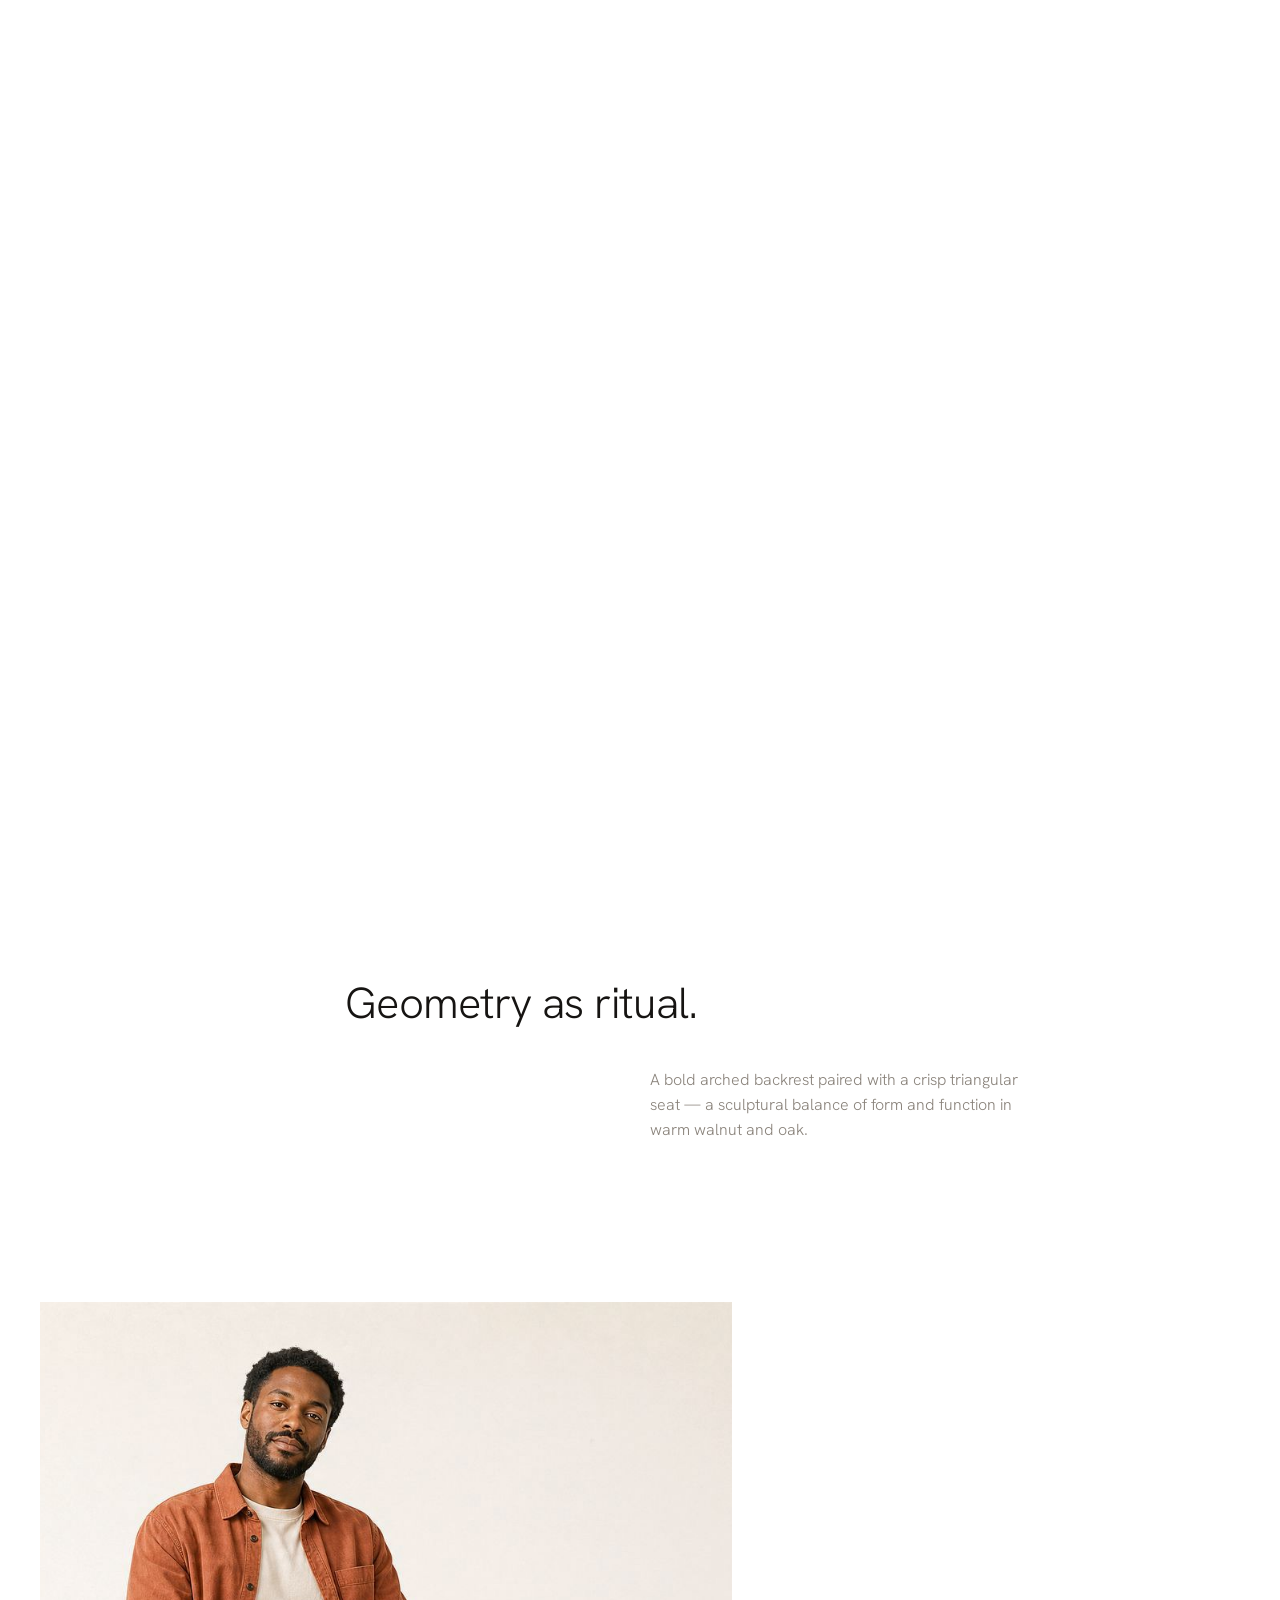
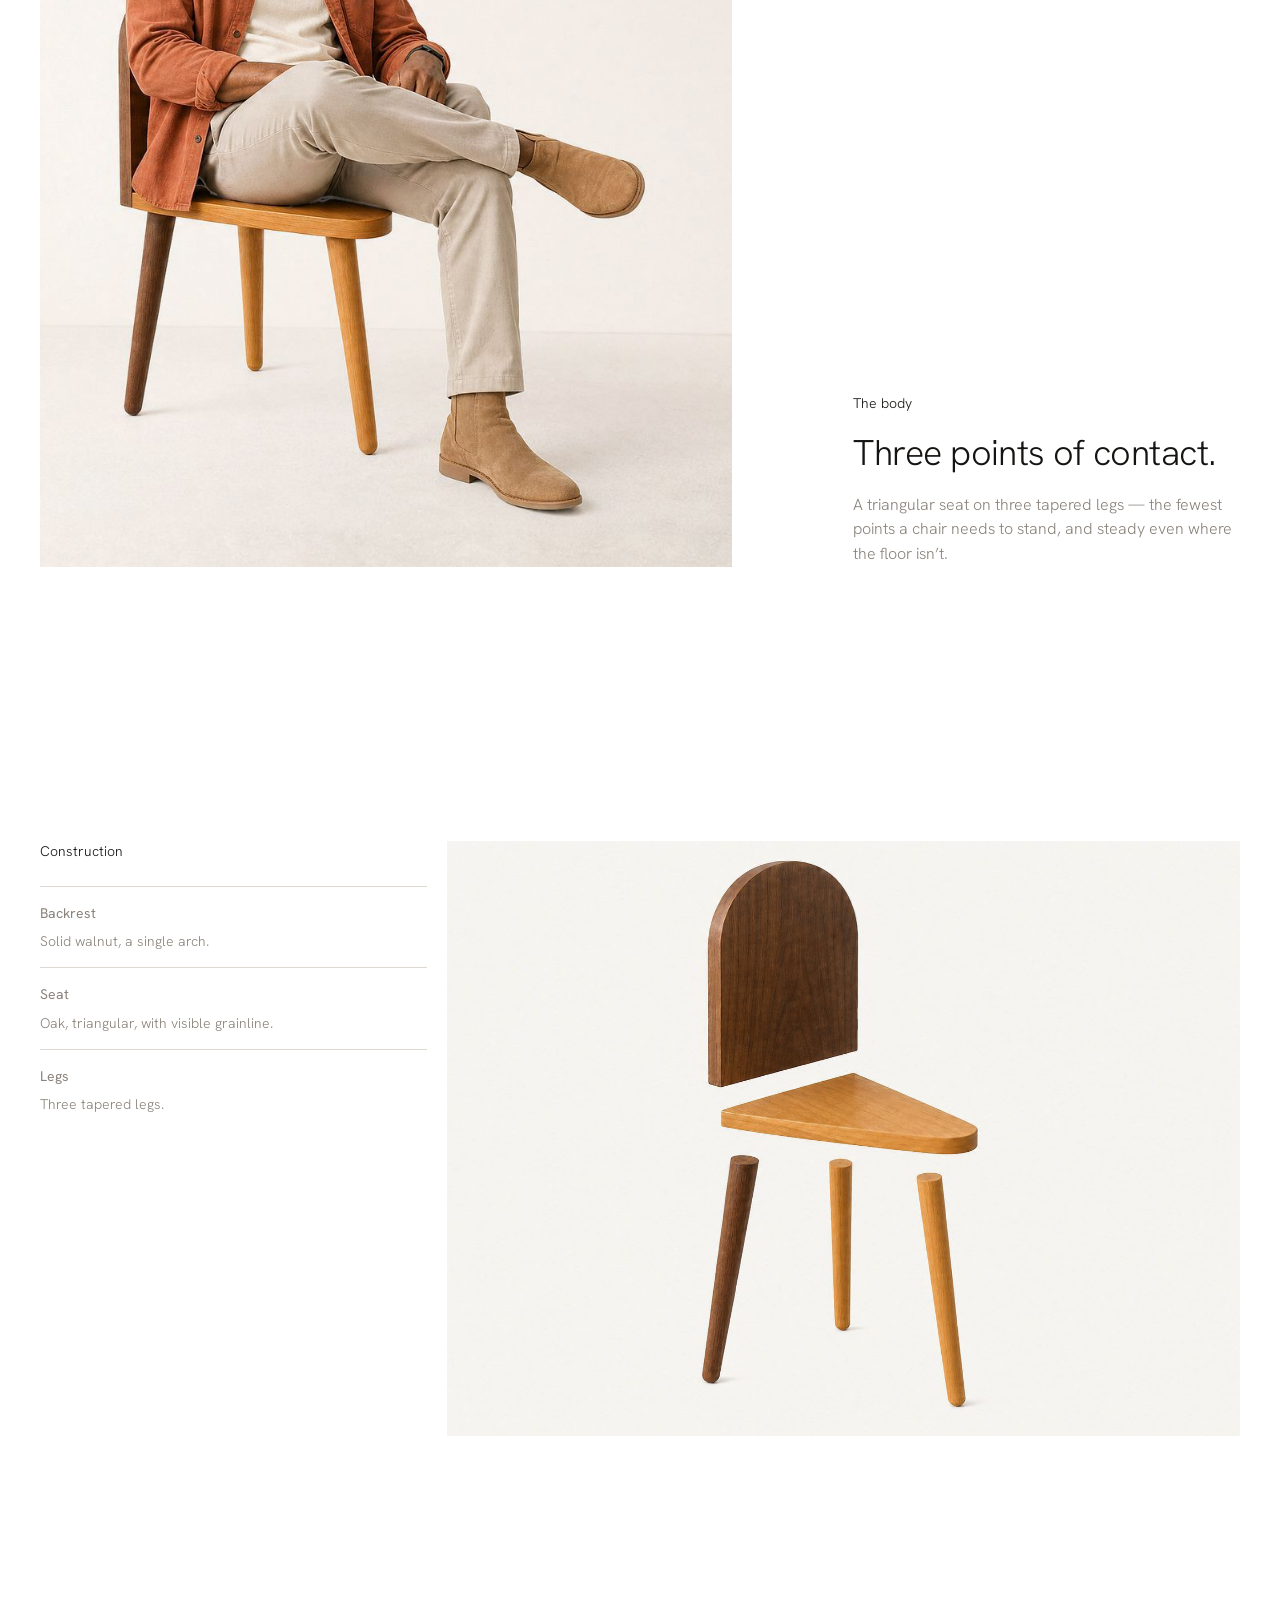
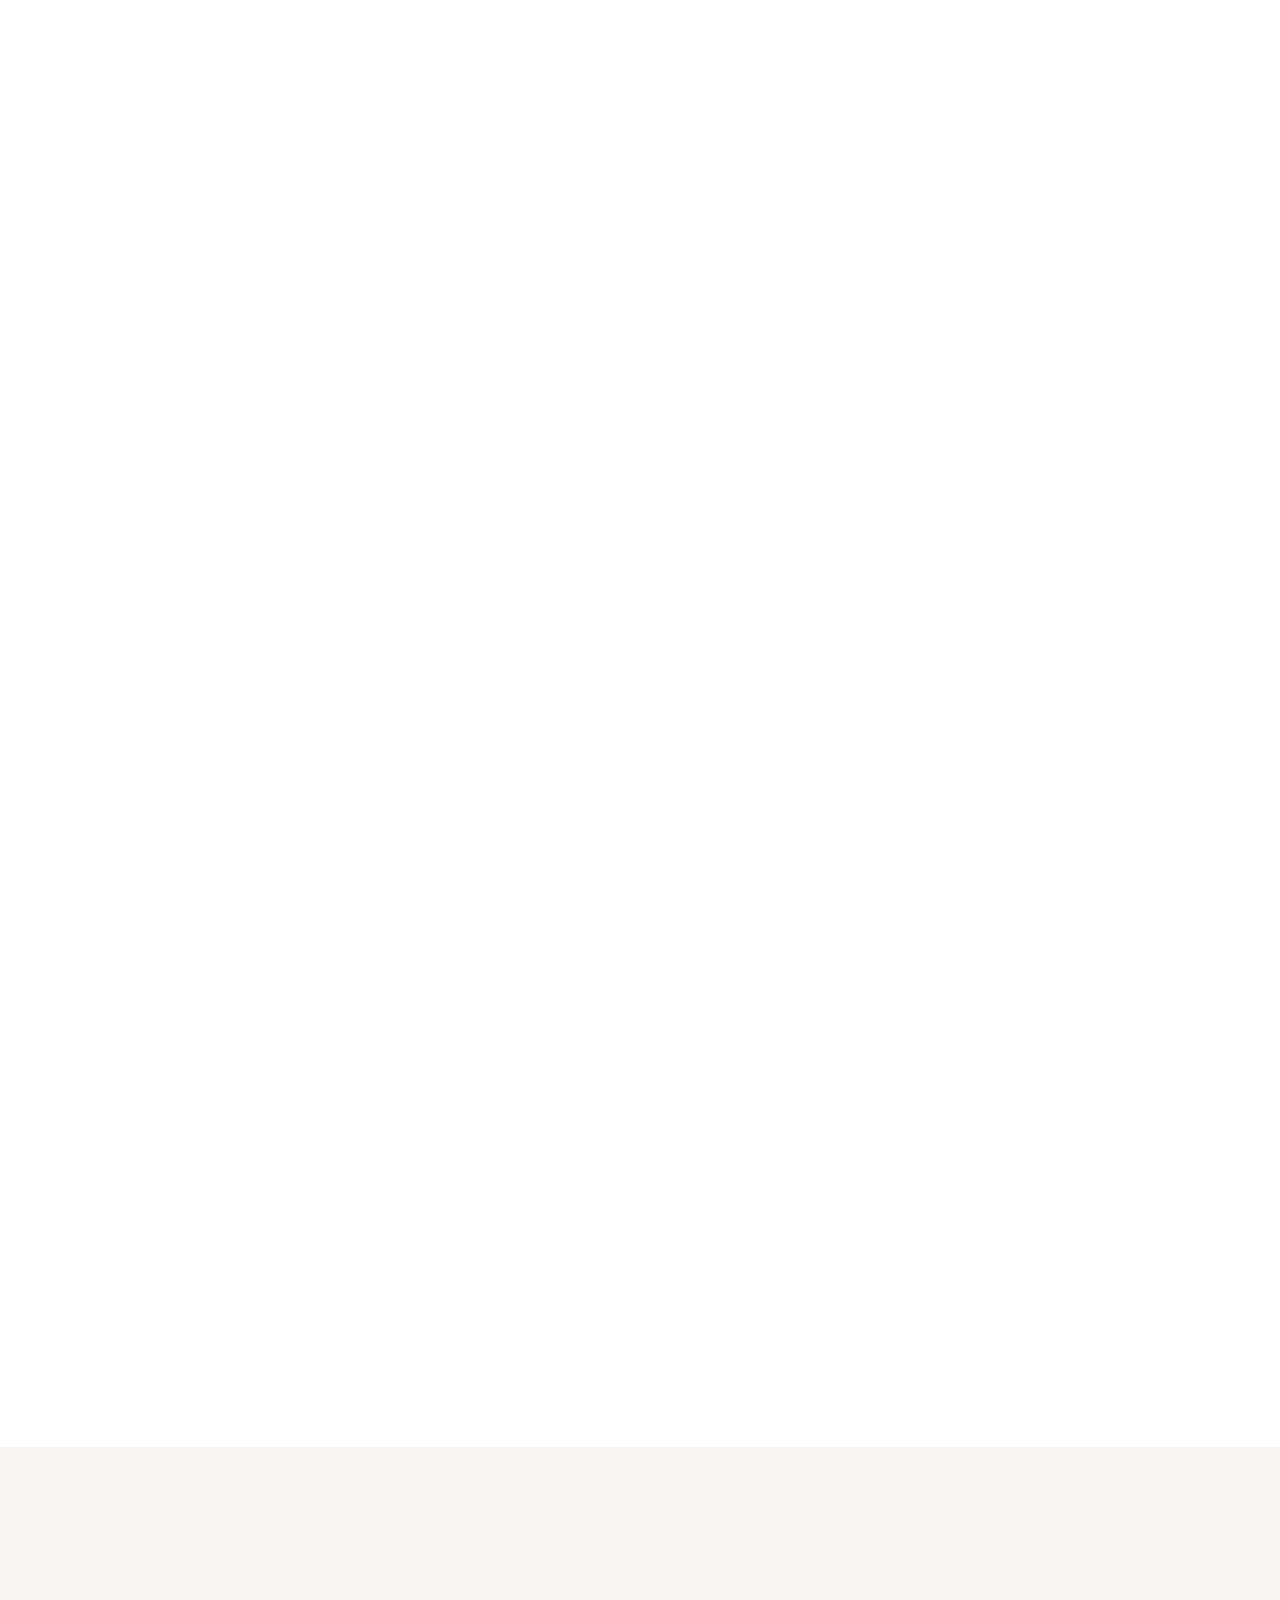
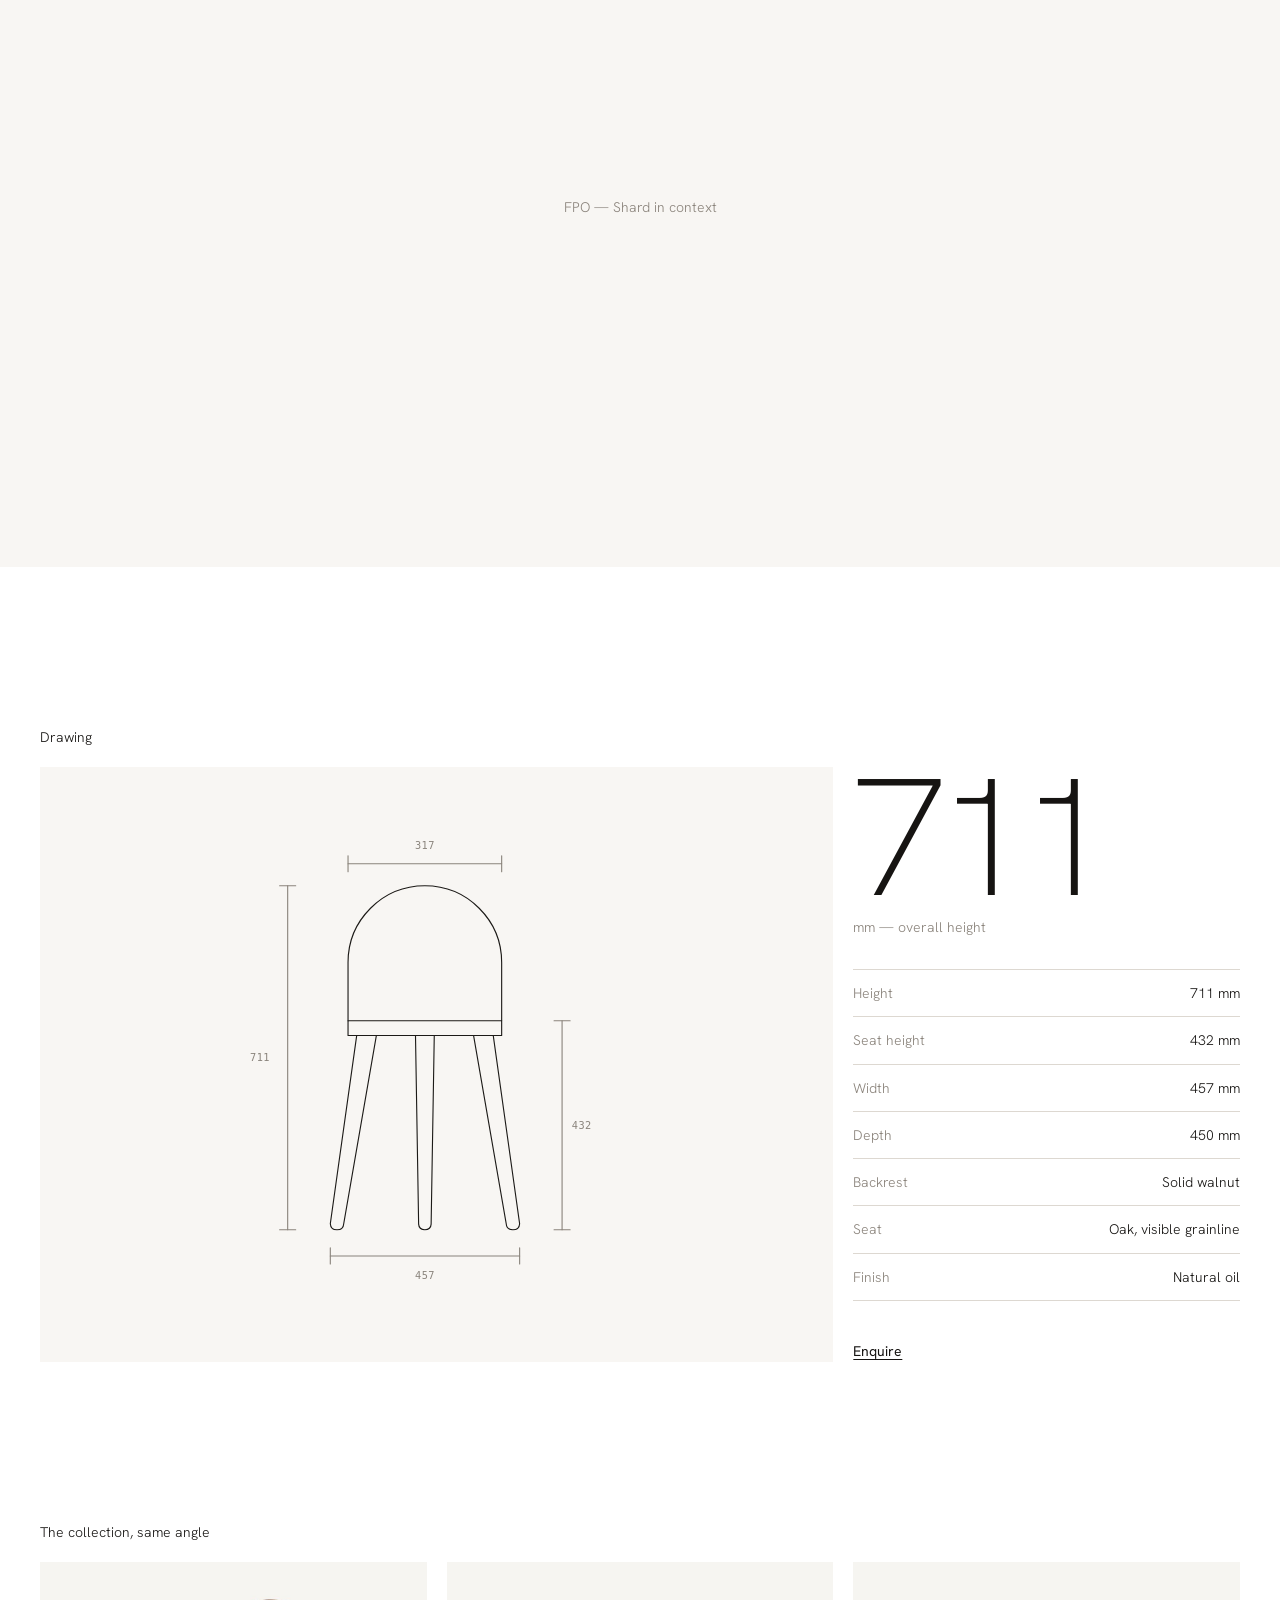
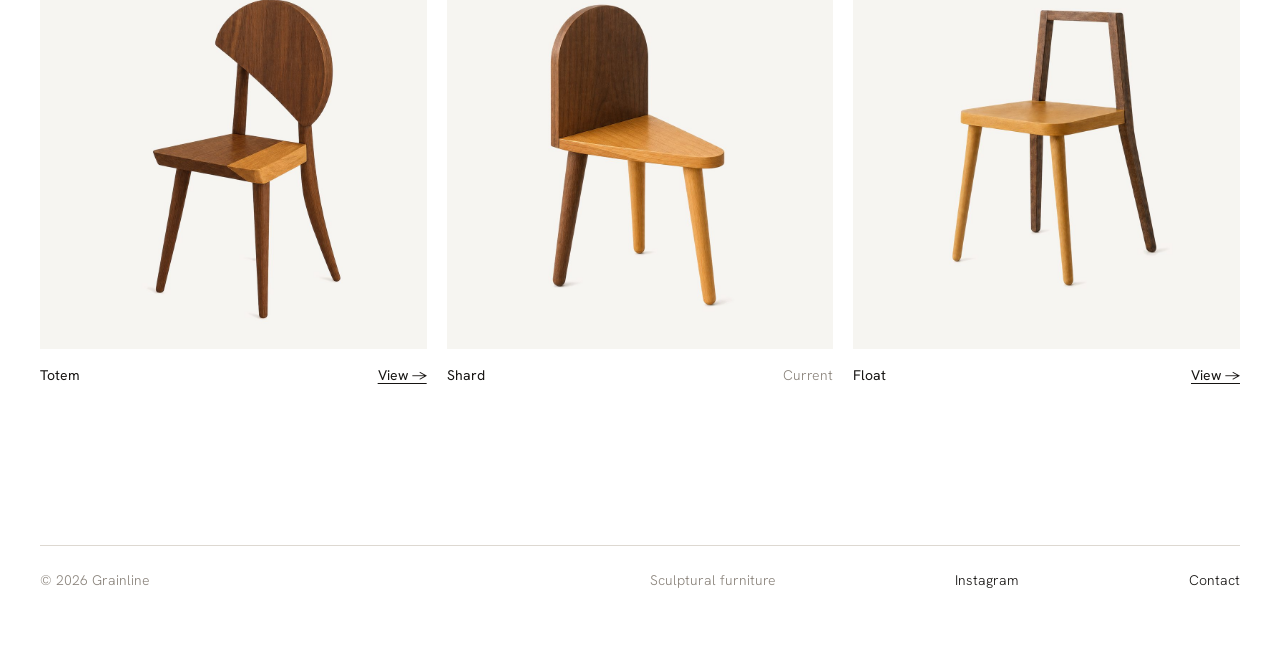
<file: shard.html>
<!DOCTYPE html>
<html lang="en">
<head>
<meta charset="utf-8">
<meta name="viewport" content="width=device-width, initial-scale=1">
<title>Shard — Grainline</title>
<meta name="description" content="Shard: Geometry as ritual. A Grainline chair in walnut and oak.">
<link rel="icon" href="assets/logo.svg" type="image/svg+xml">
<link rel="preconnect" href="https://fonts.googleapis.com">
<link rel="preconnect" href="https://fonts.gstatic.com" crossorigin>
<link href="https://fonts.googleapis.com/css2?family=DM+Mono&family=Hanken+Grotesk:wght@200;300;400&display=swap" rel="stylesheet">
<script>(function(){var d=document.documentElement;if(!matchMedia("(prefers-reduced-motion: reduce)").matches){d.classList.add("rv");setTimeout(function(){if(!window.__rv)d.classList.remove("rv")},2500)}})();</script>
<link rel="stylesheet" href="css/style.css?v=27">
</head>
<body>
<header class="nav grid">
  <a class="nav__logo" href="index.html" aria-label="Grainline — home"><img src="assets/logo.svg" alt="Grainline"></a>
  <a data-col="7" href="index.html#collection" data-menu-open aria-haspopup="true" aria-expanded="false">Collection</a>
  <a data-col="8" href="index.html#process">Process</a>
  <a data-col="9" href="index.html#studio">Studio</a>
  <a data-col="12" href="#contact">Contact</a>
</header>
<div class="menu" data-menu aria-hidden="true">
  <div class="menu__scrim" data-menu-close></div>
  <div class="menu__panel" role="dialog" aria-label="The collection">
    <div class="menu__head grid">
      <span class="muted">Collection 01 — 2026</span>
      <span class="muted">Three chairs, three shapes</span>
      <button type="button" data-menu-close>Close ×</button>
    </div>
    <div class="menu__chairs grid">
      <a class="menu__chair" href="totem.html"><div class="img"><img src="assets/renders/totem-three-quarter.jpg" alt="Totem"></div><div class="meta"><span class="name">Totem</span><span class="link">View Totem →</span></div><span class="muted">Circle</span></a>
      <a class="menu__chair" href="shard.html"><div class="img"><img src="assets/renders/shard-three-quarter.jpg" alt="Shard"></div><div class="meta"><span class="name">Shard</span><span class="link">View Shard →</span></div><span class="muted">Triangle</span></a>
      <a class="menu__chair" href="float.html"><div class="img"><img src="assets/renders/float-three-quarter.jpg" alt="Float"></div><div class="meta"><span class="name">Float</span><span class="link">View Float →</span></div><span class="muted">Line</span></a>
    </div>
  </div>
</div>

<main>
  <section class="viewer" data-viewer>
    <div class="viewer__stick">
      <div class="viewer__tile">
        <img src="assets/renders/shard-three-quarter.jpg" alt="Shard, three-quarter view" class="is-on"><img src="assets/renders/shard-side.jpg" alt="Shard, side view"><img src="assets/renders/shard-back.jpg" alt="Shard, back view"><img src="assets/renders/shard-top.jpg" alt="Shard, top view">
        <span class="viewer__meta">Chair — walnut, oak</span>
        <h1 class="viewer__name">Shard</h1>
        <div class="views" aria-label="Choose a view"><button type="button" class="is-on">Three-quarter</button><button type="button">Side</button><button type="button">Back</button><button type="button">Top</button></div>
      </div>
    </div>
  </section>

  <section class="statement-row section grid">
    <p class="statement">Geometry as ritual.</p>
    <p class="body">A bold arched backrest paired with a crisp triangular seat — a sculptural balance of form and function in warm walnut and oak.</p>
  </section>

  <section class="section grid">
    <img class="person__img" style="object-position:54% 50%" src="assets/lifestyle/shard-seated.jpg" alt="A person seated on Shard" loading="lazy">
    <div class="person__text">
      <span>The body</span>
      <h2 class="headline">Three points of contact.</h2>
      <p class="body">A triangular seat on three tapered legs — the fewest points a chair needs to stand, and steady even where the floor isn’t.</p>
    </div>
  </section>

  <section class="construction" data-construction>
    <div class="construction__stick grid">
      <div class="construction__copy">
        <div class="construction__label">Construction</div>
        <div class="parts"><div data-pieces="0"><span class="strong">Backrest</span><p>Solid walnut, a single arch.</p></div><div data-pieces="1"><span class="strong">Seat</span><p>Oak, triangular, with visible grainline.</p></div><div data-pieces="2,3,4"><span class="strong">Legs</span><p>Three tapered legs.</p></div></div>
      </div>
      <div class="construction__tile" role="img" aria-label="Shard assembling from its parts as you scroll">
        <div class="construction__frame">
          <img class="exploded" src="assets/renders/shard-exploded.jpg?v=27" alt="">
          <img class="piece" src="assets/parts/shard-0.png?v=27" alt="" data-dx="-0.247" data-dy="7.662" data-sx="1" data-sy="1" style="left:36.914%;top:2.847%;width:14.727%;height:39.028%;z-index:2"><img class="piece" src="assets/parts/shard-1.png?v=27" alt="" data-dx="-0.325" data-dy="0.509" data-sx="1" data-sy="1" style="left:38.203%;top:38.472%;width:24.805%;height:14.653%;z-index:3"><img class="piece" src="assets/parts/shard-2.png?v=27" alt="" data-dx="0.703" data-dy="-6.99" data-sx="1" data-sy="1" style="left:36.406%;top:52.292%;width:5.898%;height:39.375%;z-index:1"><img class="piece" src="assets/parts/shard-3.png?v=27" alt="" data-dx="-0.143" data-dy="-6.621" data-sx="1" data-sy="1" style="left:48.398%;top:52.847%;width:2.773%;height:29.931%;z-index:1"><img class="piece" src="assets/parts/shard-4.png?v=27" alt="" data-dx="-0.56" data-dy="-6.482" data-sx="1" data-sy="1" style="left:56.68%;top:55.208%;width:5.625%;height:40.417%;z-index:1">
          <img class="assembled" src="assets/renders/shard-three-quarter.jpg" alt="">
        </div>
      </div>
    </div>
  </section>

  <div class="bleed bleed--fpo">FPO — Shard in context</div>

  <section class="section grid">
    <div class="drawing__label">Drawing</div>
    <div class="drawing__tile"><img src="assets/drawings/shard.svg?v=27" alt="Shard front elevation with dimensions"></div>
    <div class="specs">
      <div class="specs__big">711</div>
      <div class="specs__unit muted">mm — overall height</div>
      <dl><div><dt>Height</dt><dd>711 mm</dd></div><div><dt>Seat height</dt><dd>432 mm</dd></div><div><dt>Width</dt><dd>457 mm</dd></div><div><dt>Depth</dt><dd>450 mm</dd></div><div><dt>Backrest</dt><dd>Solid walnut</dd></div><div><dt>Seat</dt><dd>Oak, visible grainline</dd></div><div><dt>Finish</dt><dd>Natural oil</dd></div></dl>
      <a class="link" href="#contact">Enquire</a>
    </div>
  </section>

  <section class="section grid">
    <div class="compare__label">The collection, same angle</div>
      <a class="compare__item" href="totem.html">
        <div class="img"><img src="assets/renders/totem-three-quarter.jpg" alt="Totem" loading="lazy"></div>
        <div><span class="strong">Totem</span><span class="link">View →</span></div>
      </a>
      <a class="compare__item" href="shard.html">
        <div class="img"><img src="assets/renders/shard-three-quarter.jpg" alt="Shard" loading="lazy"></div>
        <div><span class="strong">Shard</span><span class="muted">Current</span></div>
      </a>
      <a class="compare__item" href="float.html">
        <div class="img"><img src="assets/renders/float-three-quarter.jpg" alt="Float" loading="lazy"></div>
        <div><span class="strong">Float</span><span class="link">View →</span></div>
      </a>
  </section>
</main>
<footer class="footer grid" id="contact">
  <div class="footer__rule"></div>
  <span class="muted">© 2026 Grainline</span>
  <span class="muted">Sculptural furniture</span>
  <a href="#">Instagram</a>
  <a href="#">Contact</a>
</footer>
<script src="js/reveal.js?v=27" defer></script>
<script src="js/smooth.js?v=27" defer></script>
<script src="js/menu.js?v=27" defer></script>
<script src="js/viewer.js?v=27" defer></script>
<script src="js/construction.js?v=27" defer></script>
</body>
</html>
</file>
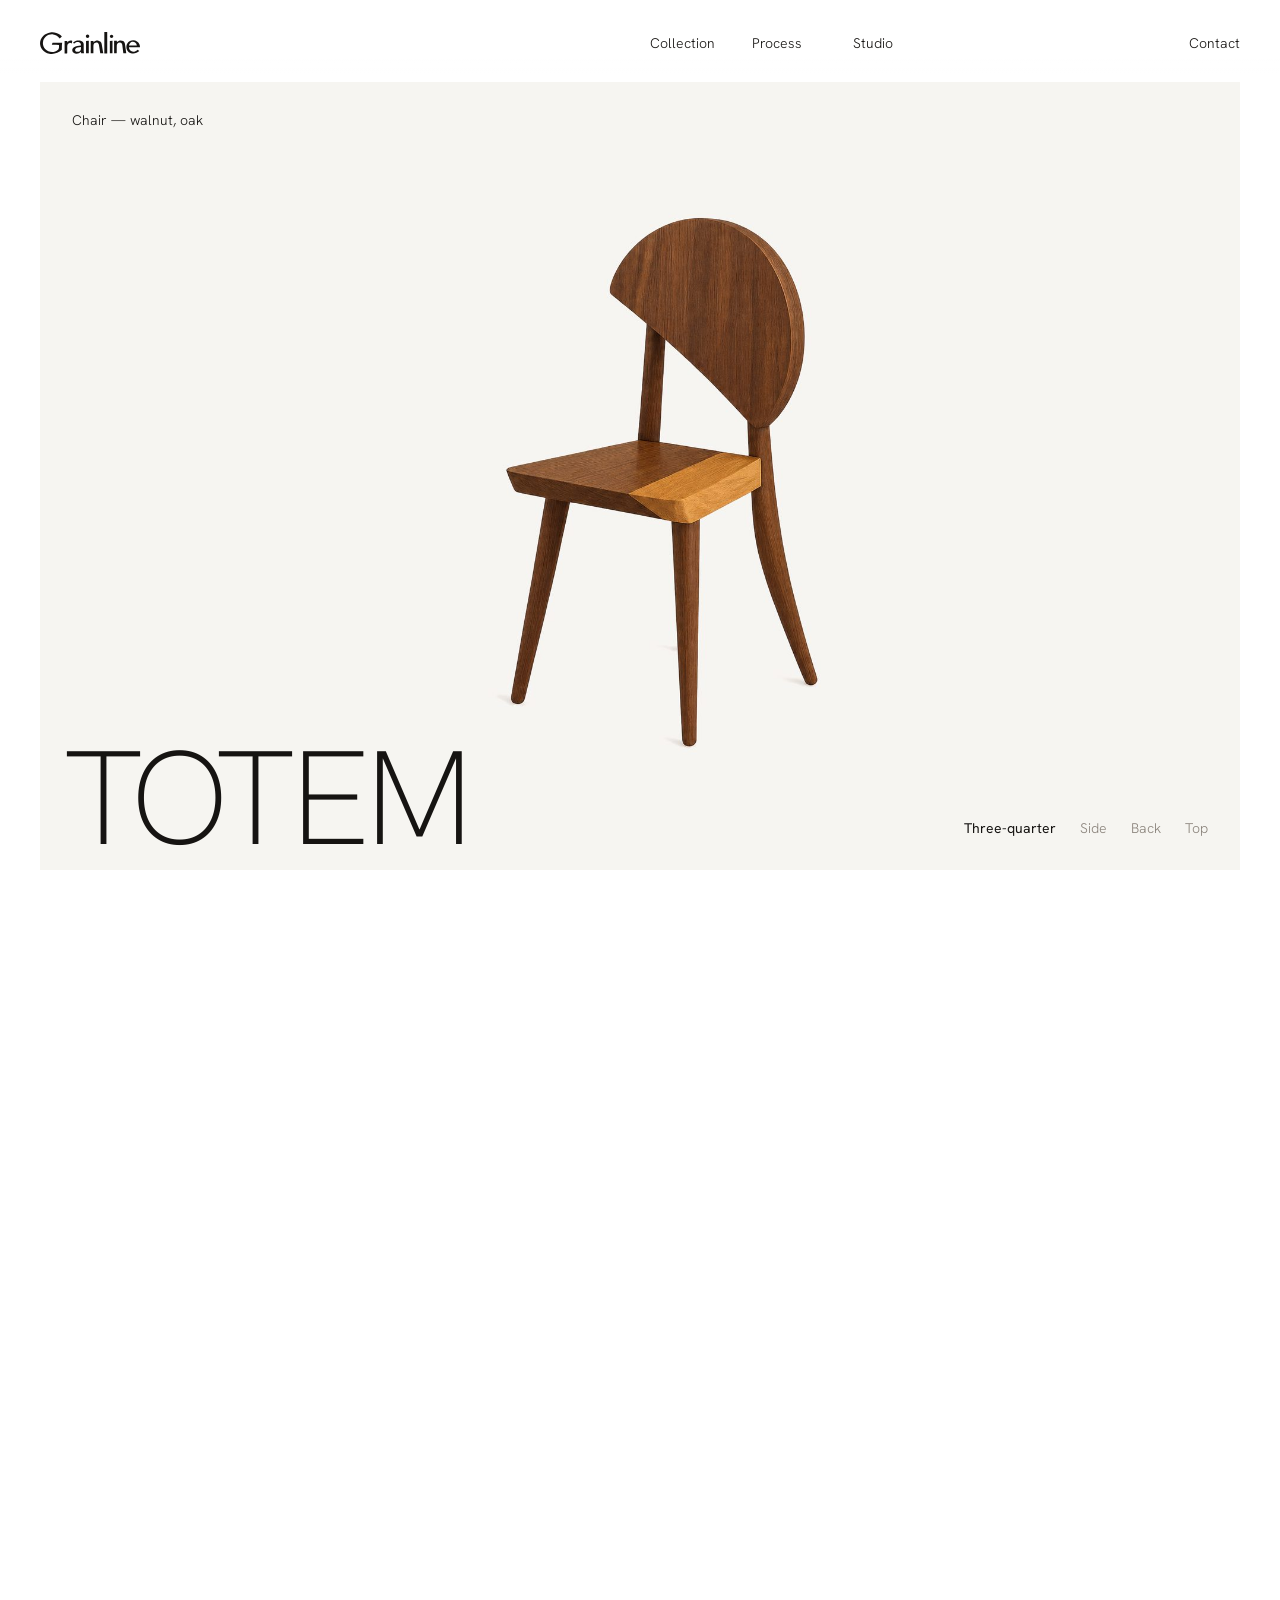
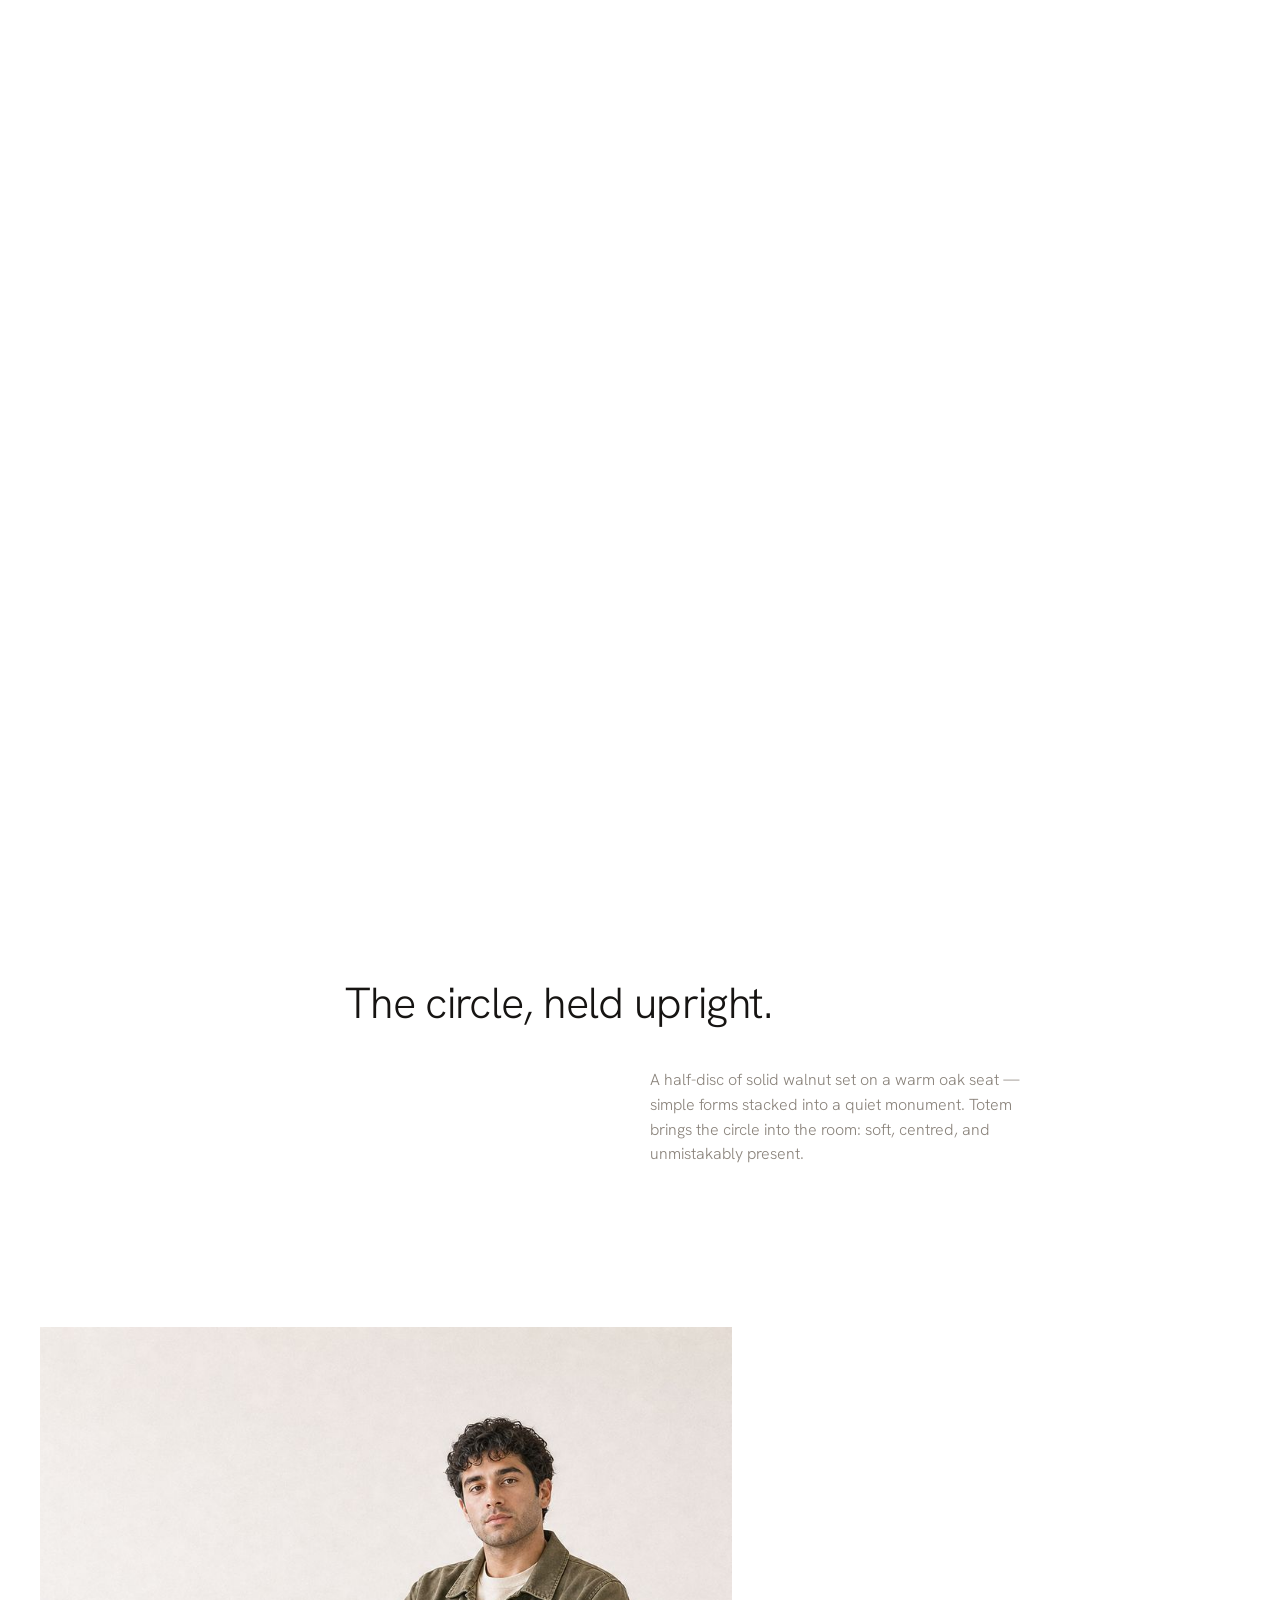
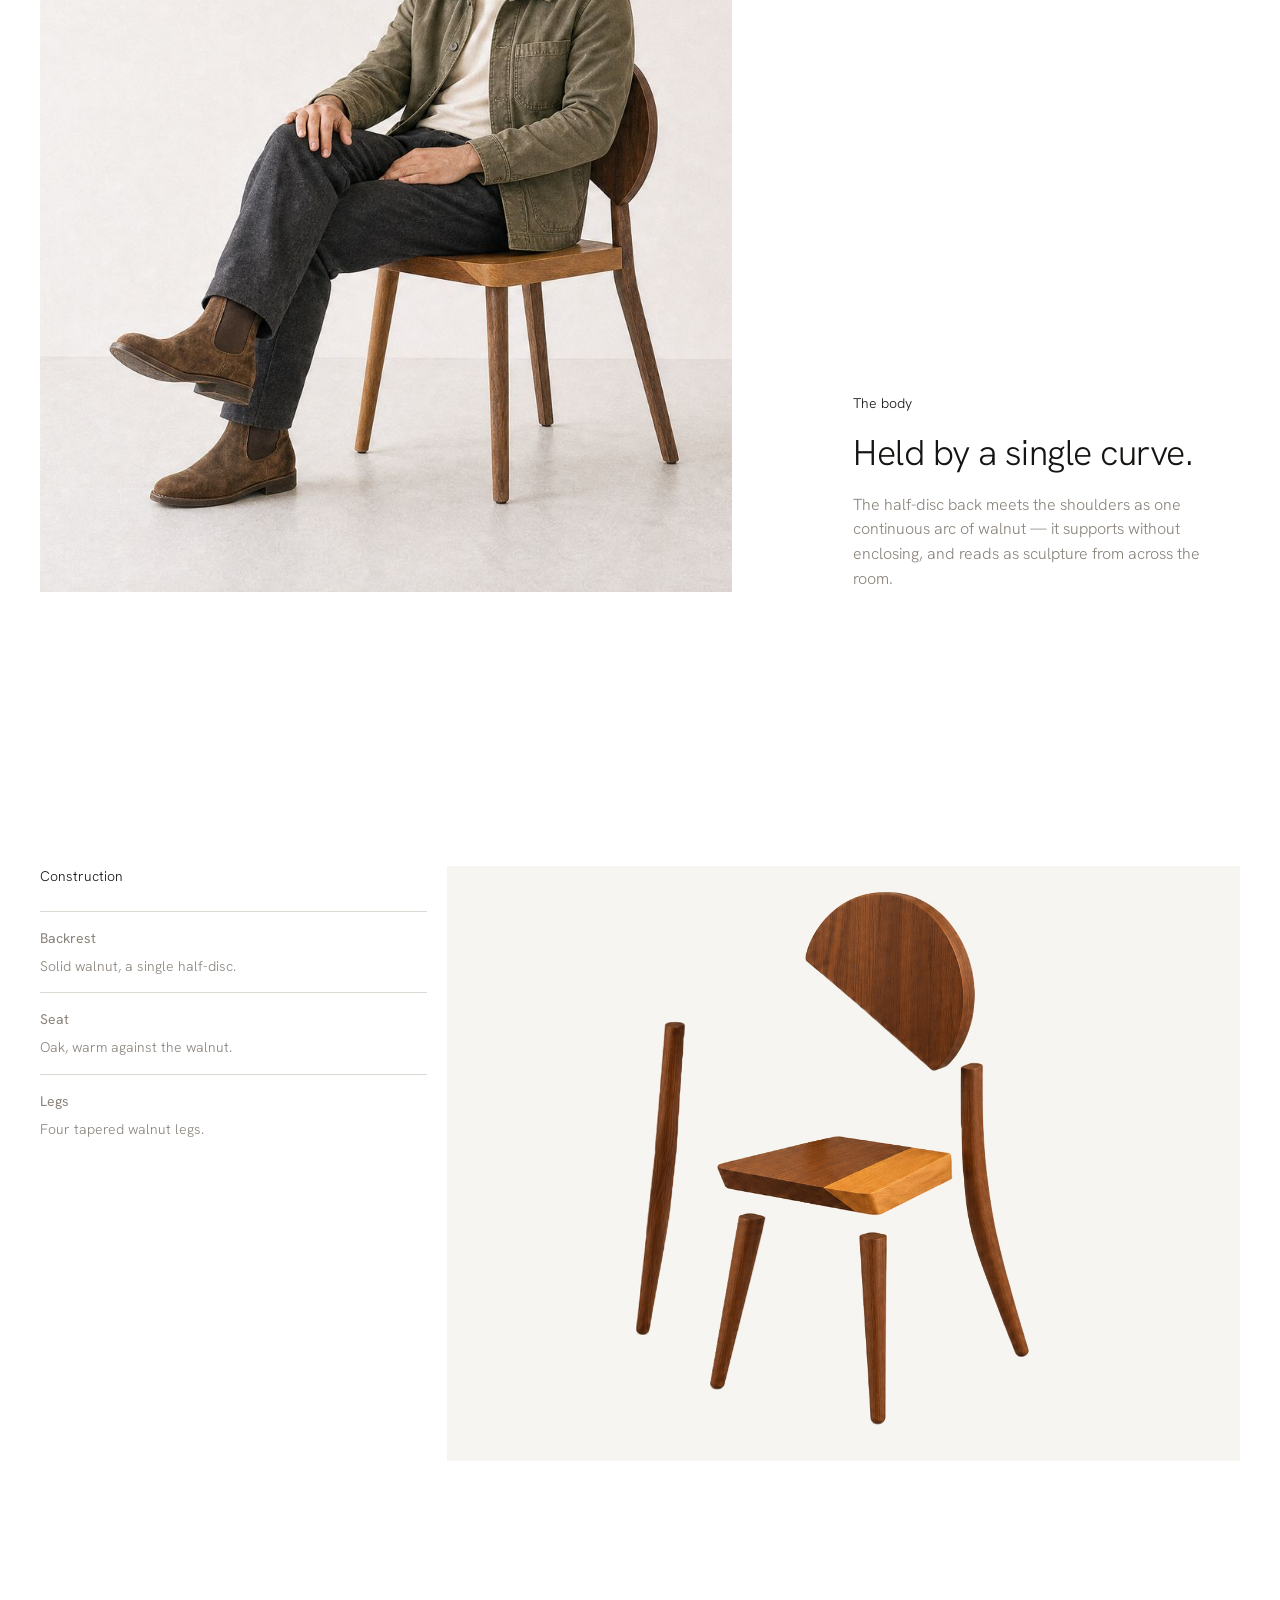
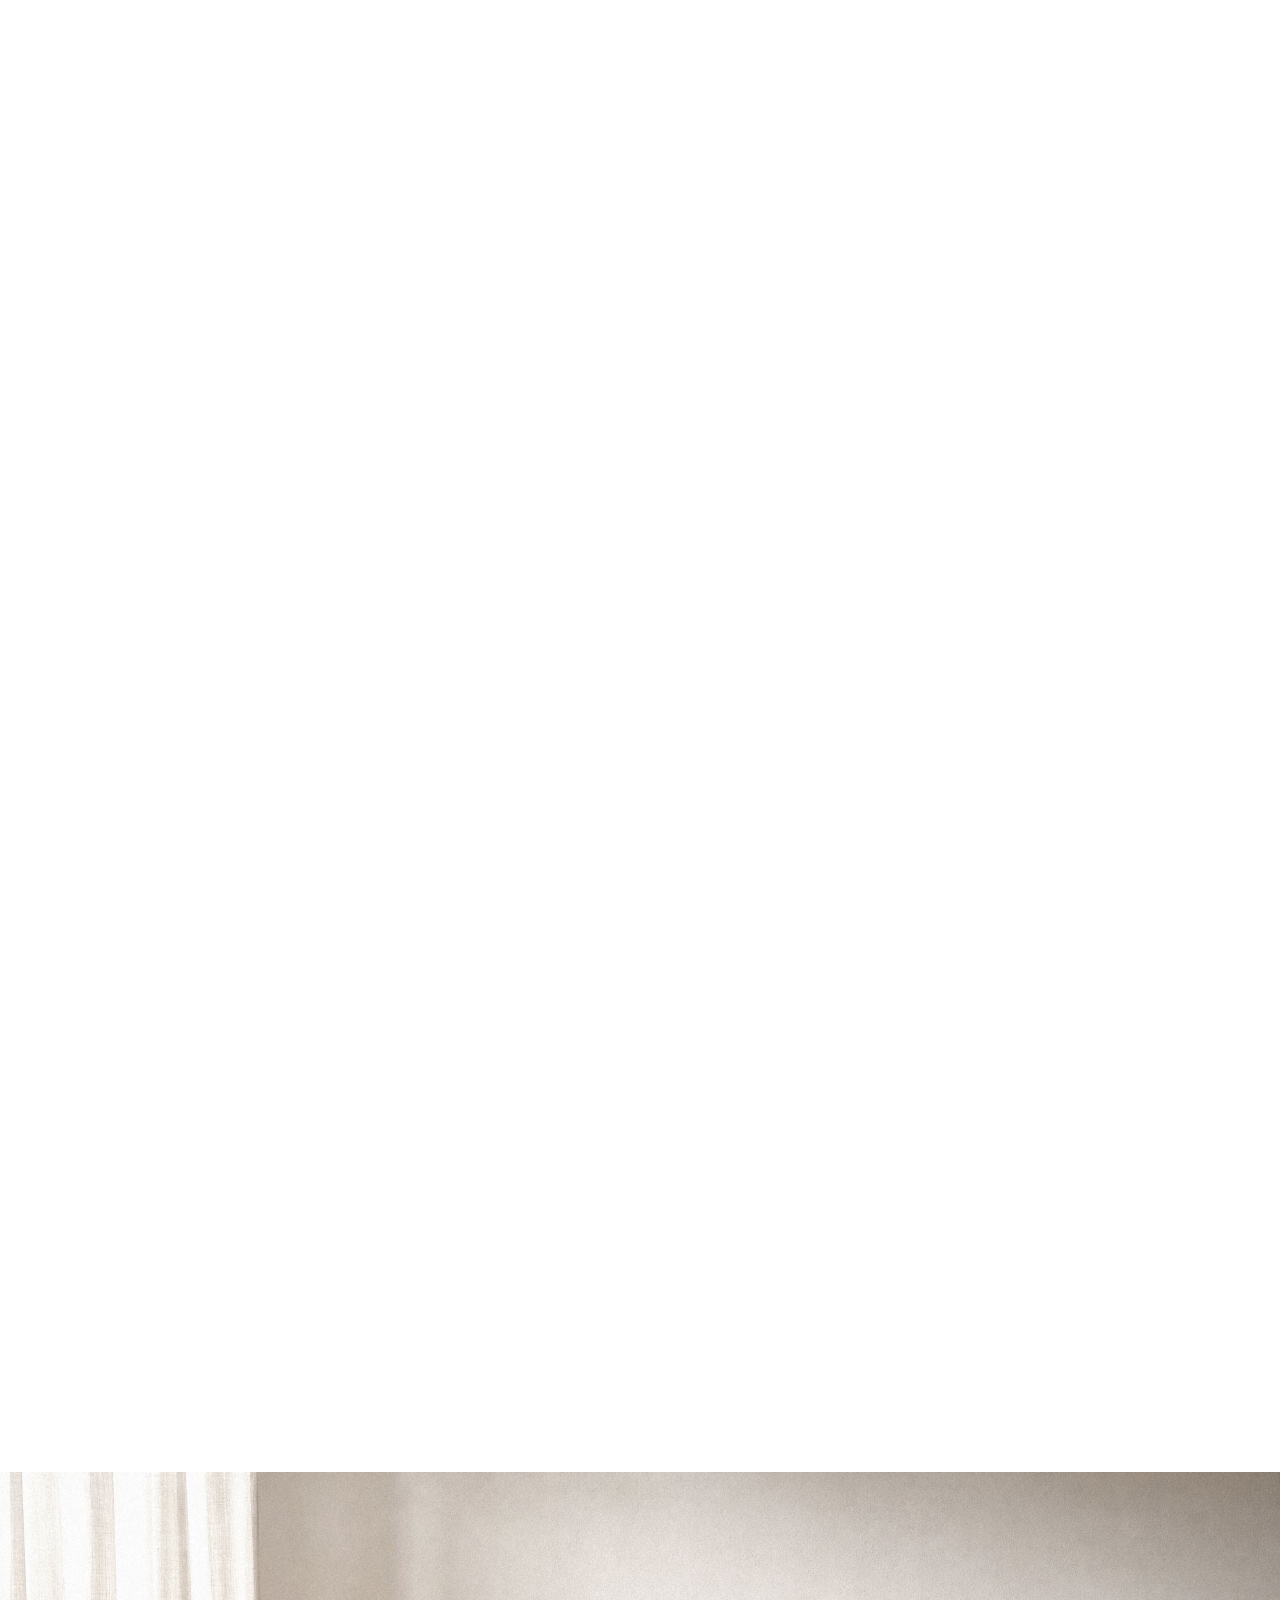
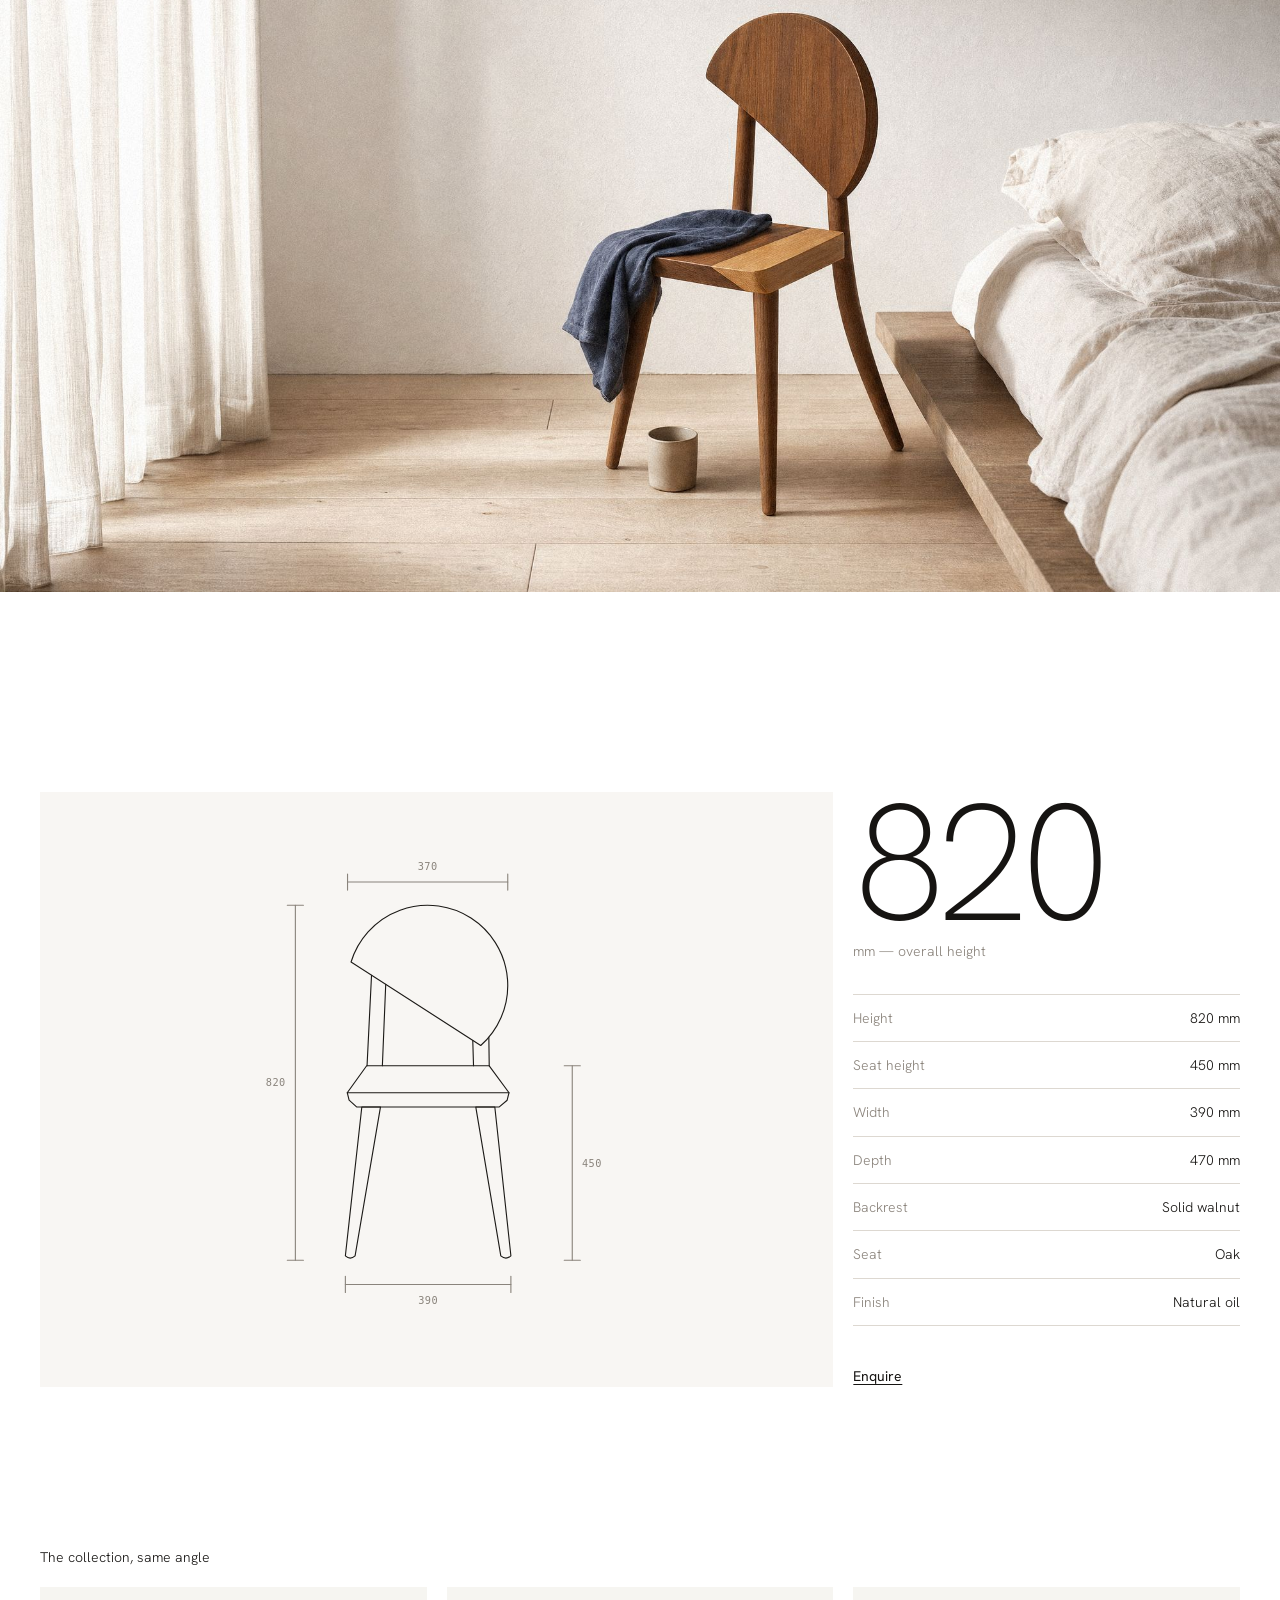
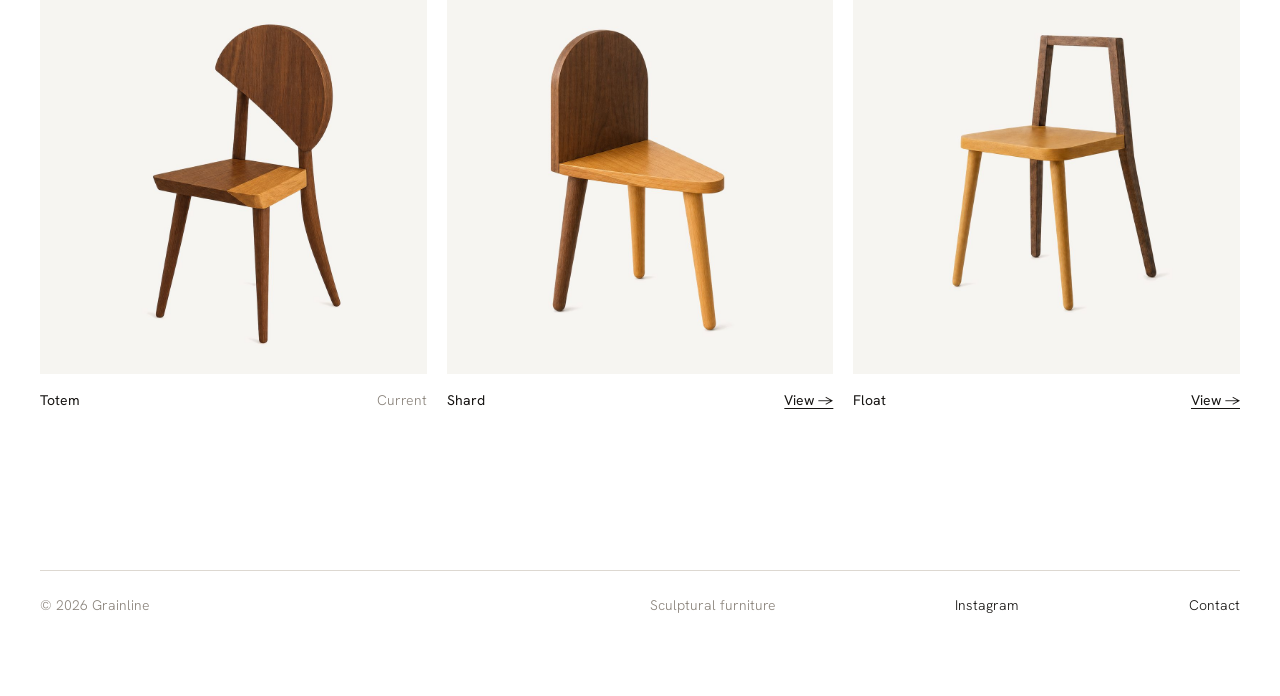
<file: totem.html>
<!DOCTYPE html>
<html lang="en">
<head>
<meta charset="utf-8">
<meta name="viewport" content="width=device-width, initial-scale=1">
<title>Totem — Grainline</title>
<meta name="description" content="Totem: The circle, held upright. A Grainline chair in walnut and oak.">
<link rel="icon" href="assets/logo.svg" type="image/svg+xml">
<link rel="preconnect" href="https://fonts.googleapis.com">
<link rel="preconnect" href="https://fonts.gstatic.com" crossorigin>
<link href="https://fonts.googleapis.com/css2?family=DM+Mono&family=Hanken+Grotesk:wght@200;300;400&display=swap" rel="stylesheet">
<script>(function(){var d=document.documentElement;if(!matchMedia("(prefers-reduced-motion: reduce)").matches){d.classList.add("rv");setTimeout(function(){if(!window.__rv)d.classList.remove("rv")},2500)}})();</script>
<link rel="stylesheet" href="css/style.css?v=27">
</head>
<body>
<header class="nav grid">
  <a class="nav__logo" href="index.html" aria-label="Grainline — home"><img src="assets/logo.svg" alt="Grainline"></a>
  <a data-col="7" href="index.html#collection" data-menu-open aria-haspopup="true" aria-expanded="false">Collection</a>
  <a data-col="8" href="index.html#process">Process</a>
  <a data-col="9" href="index.html#studio">Studio</a>
  <a data-col="12" href="#contact">Contact</a>
</header>
<div class="menu" data-menu aria-hidden="true">
  <div class="menu__scrim" data-menu-close></div>
  <div class="menu__panel" role="dialog" aria-label="The collection">
    <div class="menu__head grid">
      <span class="muted">Collection 01 — 2026</span>
      <span class="muted">Three chairs, three shapes</span>
      <button type="button" data-menu-close>Close ×</button>
    </div>
    <div class="menu__chairs grid">
      <a class="menu__chair" href="totem.html"><div class="img"><img src="assets/renders/totem-three-quarter.jpg" alt="Totem"></div><div class="meta"><span class="name">Totem</span><span class="link">View Totem →</span></div><span class="muted">Circle</span></a>
      <a class="menu__chair" href="shard.html"><div class="img"><img src="assets/renders/shard-three-quarter.jpg" alt="Shard"></div><div class="meta"><span class="name">Shard</span><span class="link">View Shard →</span></div><span class="muted">Triangle</span></a>
      <a class="menu__chair" href="float.html"><div class="img"><img src="assets/renders/float-three-quarter.jpg" alt="Float"></div><div class="meta"><span class="name">Float</span><span class="link">View Float →</span></div><span class="muted">Line</span></a>
    </div>
  </div>
</div>

<main>
  <section class="viewer" data-viewer>
    <div class="viewer__stick">
      <div class="viewer__tile" style="--view-scale:.95; background:#F6F5F1">
        <img src="assets/renders/totem-three-quarter.jpg" alt="Totem, three-quarter view" class="is-on"><img src="assets/renders/totem-side.jpg" alt="Totem, side view"><img src="assets/renders/totem-back.jpg" alt="Totem, back view"><img src="assets/renders/totem-top.jpg" alt="Totem, top view">
        <span class="viewer__meta">Chair — walnut, oak</span>
        <h1 class="viewer__name">Totem</h1>
        <div class="views" aria-label="Choose a view"><button type="button" class="is-on">Three-quarter</button><button type="button">Side</button><button type="button">Back</button><button type="button">Top</button></div>
      </div>
    </div>
  </section>

  <section class="statement-row section grid">
    <p class="statement">The circle, held upright.</p>
    <p class="body">A half-disc of solid walnut set on a warm oak seat — simple forms stacked into a quiet monument. Totem brings the circle into the room: soft, centred, and unmistakably present.</p>
  </section>

  <section class="section grid">
    <img class="person__img" style="object-position:60% 50%" src="assets/lifestyle/totem-seated.jpg" alt="A person seated on Totem" loading="lazy">
    <div class="person__text">
      <span>The body</span>
      <h2 class="headline">Held by a single curve.</h2>
      <p class="body">The half-disc back meets the shoulders as one continuous arc of walnut — it supports without enclosing, and reads as sculpture from across the room.</p>
    </div>
  </section>

  <section class="construction" data-construction data-parts-final>
    <div class="construction__stick grid">
      <div class="construction__copy">
        <div class="construction__label">Construction</div>
        <div class="parts"><div data-pieces="0"><span class="strong">Backrest</span><p>Solid walnut, a single half-disc.</p></div><div data-pieces="1"><span class="strong">Seat</span><p>Oak, warm against the walnut.</p></div><div data-pieces="2,3,4,5"><span class="strong">Legs</span><p>Four tapered walnut legs.</p></div></div>
      </div>
      <div class="construction__tile" role="img" aria-label="Totem assembling from its parts as you scroll">
        <div class="construction__frame">
          <img class="exploded" src="assets/renders/totem-exploded.jpg?v=27" alt="">
          <img class="piece" src="assets/parts/totem-0.png?v=27" alt="" data-dx="0.956" data-dy="5.221" data-sx="1.0600000000000003" data-sy="1.0600000000000003" style="left:46.232%;top:4.038%;width:16.388%;height:30.712%;z-index:5"><img class="piece" src="assets/parts/totem-1.png?v=27" alt="" data-dx="1.664" data-dy="-0.799" data-sx="0.9400000000000002" data-sy="0.9400000000000002" style="left:37.919%;top:45.058%;width:22.548%;height:13.921%;z-index:3"><img class="piece" src="assets/parts/totem-2.png?v=27" alt="" data-dx="-1.485" data-dy="5.961" data-sx="0.85" data-sy="0.85" style="left:60.885%;top:32.731%;width:6.878%;height:50.159%;z-index:4"><img class="piece" src="assets/parts/totem-3.png?v=27" alt="" data-dx="1.307" data-dy="-5.53" data-sx="1.0923" data-sy="1.0923" style="left:37.201%;top:58.023%;width:5.562%;height:30.287%;z-index:2"><img class="piece" src="assets/parts/totem-4.png?v=27" alt="" data-dx="1.562" data-dy="-6.452" data-sx="1.1124" data-sy="1.1124" style="left:51.316%;top:61.211%;width:3.05%;height:32.944%;z-index:2"><img class="piece" src="assets/parts/totem-5.png?v=27" alt="" data-dx="0" data-dy="0" data-sx="1" data-sy="1" data-m="1.0,0,17.2082,0.3144" style="left:30.203%;top:25.824%;width:5.024%;height:53.348%;z-index:1">
          <img class="assembled" src="assets/renders/totem-three-quarter.jpg" alt="">
        </div>
      </div>
    </div>
  </section>

  <figure class="bleed"><img src="assets/lifestyle/totem-bedroom.jpg" alt="Totem in a bedroom beside a low bed" loading="lazy"></figure>

  <section class="section grid">
    <div class="drawing__label">Drawing</div>
    <div class="drawing__tile"><img src="assets/drawings/totem.svg?v=27" alt="Totem front elevation with dimensions"></div>
    <div class="specs">
      <div class="specs__big">820</div>
      <div class="specs__unit muted">mm — overall height</div>
      <dl><div><dt>Height</dt><dd>820 mm</dd></div><div><dt>Seat height</dt><dd>450 mm</dd></div><div><dt>Width</dt><dd>390 mm</dd></div><div><dt>Depth</dt><dd>470 mm</dd></div><div><dt>Backrest</dt><dd>Solid walnut</dd></div><div><dt>Seat</dt><dd>Oak</dd></div><div><dt>Finish</dt><dd>Natural oil</dd></div></dl>
      <a class="link" href="#contact">Enquire</a>
    </div>
  </section>

  <section class="section grid">
    <div class="compare__label">The collection, same angle</div>
      <a class="compare__item" href="totem.html">
        <div class="img"><img src="assets/renders/totem-three-quarter.jpg" alt="Totem" loading="lazy"></div>
        <div><span class="strong">Totem</span><span class="muted">Current</span></div>
      </a>
      <a class="compare__item" href="shard.html">
        <div class="img"><img src="assets/renders/shard-three-quarter.jpg" alt="Shard" loading="lazy"></div>
        <div><span class="strong">Shard</span><span class="link">View →</span></div>
      </a>
      <a class="compare__item" href="float.html">
        <div class="img"><img src="assets/renders/float-three-quarter.jpg" alt="Float" loading="lazy"></div>
        <div><span class="strong">Float</span><span class="link">View →</span></div>
      </a>
  </section>
</main>
<footer class="footer grid" id="contact">
  <div class="footer__rule"></div>
  <span class="muted">© 2026 Grainline</span>
  <span class="muted">Sculptural furniture</span>
  <a href="#">Instagram</a>
  <a href="#">Contact</a>
</footer>
<script src="js/reveal.js?v=27" defer></script>
<script src="js/smooth.js?v=27" defer></script>
<script src="js/menu.js?v=27" defer></script>
<script src="js/viewer.js?v=27" defer></script>
<script src="js/construction.js?v=27" defer></script>
</body>
</html>
</file>
<file: css/style.css>
/* ==========================================================================
   Grainline — styles
   One 12-column grid (40px margins, 20px gutters), Hanken Grotesk throughout,
   white page with cream (#F8F6F3) tiles that match the studio renders.
   ========================================================================== */

:root {
  --ink: #161412;
  --muted: #8a837b;
  --rule: #ddd8d1;
  --cream: #f8f6f3;
  --white: #ffffff;
  --m: 40px;          /* page margin */
  --g: 20px;          /* gutter */
  --section: 160px;   /* space between sections */
  --font: "Hanken Grotesk", system-ui, sans-serif;
}

* { box-sizing: border-box; margin: 0; padding: 0; }
html { -webkit-text-size-adjust: 100%; }
body {
  background: var(--white);
  color: var(--ink);
  font-family: var(--font);
  font-weight: 300;
  font-size: 14px;
  line-height: 1.45;
  -webkit-font-smoothing: antialiased;
}
img { display: block; max-width: 100%; }
a { color: inherit; text-decoration: none; }
button { font: inherit; color: inherit; background: none; border: 0; cursor: pointer; }

/* ---------- type ---------- */
.display   { font-weight: 200; font-size: clamp(56px, 8.9vw, 128px); line-height: .92; letter-spacing: -.04em; }
.word      { font-weight: 200; font-size: clamp(64px, 11vw, 160px); line-height: .9; letter-spacing: -.045em; }
.statement { font-weight: 300; font-size: clamp(30px, 3.4vw, 48px); line-height: 1.15; letter-spacing: -.015em; max-width: 960px; }
.headline  { font-weight: 300; font-size: clamp(28px, 2.8vw, 40px); line-height: 1.1; letter-spacing: -.015em; }
.body      { font-size: 16px; line-height: 1.55; color: var(--muted); max-width: 440px; }
.muted     { color: var(--muted); }
.strong    { font-weight: 400; }
.link      { font-weight: 400; text-decoration: underline; text-underline-offset: 3px; }
.link:hover { text-decoration-thickness: 2px; }

/* ---------- grid ---------- */
.grid {
  display: grid;
  grid-template-columns: repeat(12, minmax(0, 1fr));
  column-gap: var(--g);
  padding: 0 var(--m);
}
.section { padding-top: var(--section); }

/* ---------- nav ---------- */
.nav {
  position: sticky; top: 0; z-index: 20;
  padding-top: 32px; padding-bottom: 24px;
  align-items: center;
  background: linear-gradient(var(--white) 70%, rgba(255, 255, 255, 0));
}
.nav__logo { grid-column: 1 / 3; width: 100px; }
.nav__logo img { width: 100%; height: auto; }
.nav a[data-col="7"] { grid-column: 7; }
.nav a[data-col="8"] { grid-column: 8; }
.nav a[data-col="9"] { grid-column: 9; }
.nav a[data-col="12"] { grid-column: 12; justify-self: end; }
.nav a:hover { color: var(--muted); }

/* ---------- footer ---------- */
.footer { margin-top: var(--section); padding-bottom: 80px; }
.footer__rule { grid-column: 1 / -1; height: 1px; background: var(--rule); margin-bottom: 24px; }
.footer > :nth-child(2) { grid-column: 1 / 5; }
.footer > :nth-child(3) { grid-column: 7 / 10; }
.footer > :nth-child(4) { grid-column: 10; }
.footer > :nth-child(5) { grid-column: 12; justify-self: end; }

/* ---------- home: hero ---------- */
.hero { padding-top: 88px; align-items: end; }
.hero h1 { grid-column: 1 / 10; }
.hero__meta { grid-column: 10 / 13; display: flex; flex-direction: column; gap: 12px; padding-bottom: 14px; }

/* collection lineup: one continuous cream band, three chairs turning together */
.lineup { margin-top: 64px; }
.lineup__band { grid-column: 1 / -1; display: grid; grid-template-columns: repeat(3, 1fr); background: var(--cream); }
.lineup__chair { display: block; }
.lineup__img { position: relative; aspect-ratio: 4 / 5; overflow: hidden; }
.lineup__img img { position: absolute; inset: 0; width: 100%; height: 100%; object-fit: cover; opacity: 0; transition: opacity .6s ease; }
.lineup__img img.is-on { opacity: 1; }
.lineup__label { display: flex; justify-content: space-between; padding: 14px 16px; background: var(--white); }
.lineup__bar { grid-column: 1 / -1; display: flex; justify-content: space-between; margin-top: 16px; align-items: center; }

.views { display: flex; gap: 24px; }
.views button { color: var(--muted); transition: color .3s ease; }
.views button.is-on { color: var(--ink); font-weight: 400; }
.views button:hover { color: var(--ink); }
/* Home: the view switcher as light pills */
.lineup__bar .views { gap: 8px; }
.lineup__bar .views button { padding: 6px 14px; border: 1px solid var(--rule); border-radius: 999px; line-height: 1.2;
  transition: color .3s ease, background-color .3s ease, border-color .3s ease; }
.lineup__bar .views button:hover { border-color: #C9C3BB; }
.lineup__bar .views button.is-on { background: #EFEBE5; border-color: #EFEBE5; }

/* ---------- home: from shape to object ---------- */
.intro__label { grid-column: 1 / 4; padding-top: 14px; }
.intro__text { grid-column: 4 / 12; }

.beat { position: relative; height: 400vh; }
.beat__stick {
  position: sticky; top: 0; height: 100vh;
  padding-top: 96px; padding-bottom: 48px;
  align-items: center;
}
.beat__copy { display: flex; flex-direction: column; gap: 28px; }
.beat__stage { width: min(100%, calc(100vh - 220px)); }
.beat--right .beat__copy  { grid-column: 1 / 6; }
.beat--right .beat__stage { grid-column: 7 / 13; justify-self: end; }
.beat--left .beat__stage  { grid-column: 1 / 7; grid-row: 1; justify-self: start; }
.beat--left .beat__copy   { grid-column: 8 / 13; grid-row: 1; }

.steps { list-style: none; border-top: 1px solid var(--rule); max-width: 420px; }
.steps li { display: grid; grid-template-columns: 36px 1fr; padding: 14px 0; border-bottom: 1px solid var(--rule); color: var(--muted); transition: color .35s ease; }
.steps li b { font-weight: 400; }
.steps li .desc { grid-column: 2; font-size: 13px; max-height: 0; opacity: 0; overflow: hidden; transition: opacity .35s ease, max-height .35s ease, margin .35s ease; }
.steps li.is-on { color: var(--ink); }
.steps li.is-on .desc { opacity: 1; max-height: 60px; margin-top: 4px; }

.stage { position: relative; aspect-ratio: 1; background: var(--cream); overflow: hidden; }
.stage img, .stage svg { position: absolute; inset: 0; width: 100%; height: 100%; }
.stage img { opacity: 0; }
.stage__fpo { position: absolute; inset: 0; display: flex; flex-direction: column; align-items: center; justify-content: center; gap: 8px; color: var(--muted); text-align: center; padding: 24px; }
.stage__fpo b { font-weight: 400; }
.progress { position: relative; height: 1px; background: var(--rule); margin-top: 18px; }
.progress i { position: absolute; left: 0; top: 0; height: 1px; width: 0; background: var(--ink); }
.counter { text-align: right; margin-top: 12px; color: var(--muted); font-variant-numeric: tabular-nums; }

.beat__static { display: none; }

/* ---------- full-bleed image ---------- */
.bleed { margin-top: var(--section); }
.bleed img { width: 100%; aspect-ratio: 16 / 9; object-fit: cover; }
.bleed--fpo { aspect-ratio: 16 / 9; background: var(--cream); display: flex; align-items: center; justify-content: center; color: var(--muted); }

/* ---------- studio ---------- */
.studio__label { grid-column: 1 / 4; padding-top: 14px; }
.studio__text { grid-column: 4 / 12; }
.values { grid-column: 4 / 13; margin-top: 80px; border-top: 1px solid var(--rule); }
.values li { list-style: none; display: flex; justify-content: space-between; align-items: center; gap: 24px; padding: 28px 0; border-bottom: 1px solid var(--rule); }
.values li span:first-child { font-weight: 200; font-size: clamp(44px, 5vw, 72px); line-height: 1; letter-spacing: -.035em; }
.values li span:last-child { max-width: 380px; color: var(--muted); font-size: 16px; line-height: 1.55; }

.closing { padding-top: 240px; }
.closing h2 { grid-column: 1 / -1; }
.closing a { grid-column: 1 / 5; margin-top: 24px; }

/* ---------- product: viewer (scroll turntable) ---------- */
.viewer { position: relative; height: 260vh; }
.viewer__stick { position: sticky; top: 76px; height: calc(100vh - 76px); padding-top: 4px; padding-bottom: 32px; display: flex; flex-direction: column; }
.viewer__tile { position: relative; flex: 1; margin: 0 var(--m); background: var(--cream); overflow: hidden; }
.viewer__tile img { position: absolute; inset: 0; width: 100%; height: 100%; object-fit: cover; opacity: 0; transition: opacity .45s ease; transform: scale(var(--view-scale, 1)); }
.viewer__tile img.is-on { opacity: 1; }
/* On screens wider than the renders, show the whole render instead of cropping it.
   The tile matches the render background, so the edges disappear. */
@media (min-width: 821px) {
  .viewer__tile { background: #F6F5F1; }
  .viewer__tile img { object-fit: contain; }
}
.viewer__meta { position: absolute; left: 32px; top: 28px; z-index: 2; }
.viewer__name { position: absolute; left: 24px; bottom: 18px; z-index: 2; font-weight: 200; font-size: clamp(72px, 10.4vw, 150px); line-height: .8; letter-spacing: -.03em; text-transform: uppercase; }
.viewer__tile .views { position: absolute; right: 32px; bottom: 32px; z-index: 2; }

.statement-row .statement { grid-column: 4 / 12; }
.statement-row .body { grid-column: 7 / 11; margin-top: 40px; }

.person__img { grid-column: 1 / 8; aspect-ratio: 4 / 5; object-fit: cover; width: 100%; background: var(--cream); }
.person__text { grid-column: 9 / 13; align-self: end; display: flex; flex-direction: column; gap: 20px; }

/* Construction: the section pins while the parts travel into place.
   Copy in columns 1–4, the chair in a 4:3 tile across columns 5–12. */
.construction { height: 240vh; margin-top: var(--section); }
.construction__stick { position: sticky; top: 76px; height: calc(100vh - 76px); align-content: center; align-items: start; }
.construction__copy { grid-column: 1 / span 4; }
.construction__label { margin-bottom: 24px; }
.construction__tile { grid-column: 5 / -1; position: relative; aspect-ratio: 4 / 3;
  width: min(100%, calc((100vh - 76px - 80px) * 4 / 3)); background: #F7F6F2; overflow: hidden; }
/* The 16:9 render frame, centred in the tile; the empty sides fall outside the crop. */
.construction__frame { position: absolute; top: 0; left: 50%; height: 100%; aspect-ratio: 16 / 9; transform: translateX(-50%); }
.construction__frame img { position: absolute; inset: 0; width: 100%; height: 100%; object-fit: cover; }
.construction__frame img.piece { inset: auto; object-fit: fill; transform-origin: 0 0; will-change: transform; }
.construction__frame .assembled { opacity: 0; z-index: 10; }
.parts { display: flex; flex-direction: column; gap: 8px; }
.parts > div { border-top: 1px solid var(--rule); padding-top: 16px; padding-bottom: 8px; display: flex; flex-direction: column; gap: 8px; }
.parts p { color: var(--muted); max-width: 360px; }
/* Each part name starts grey and turns ink as its piece lands. */
.parts .strong { color: var(--muted); transition: color .5s ease; }
.parts > .is-set .strong { color: var(--ink); }

.drawing__label { grid-column: 1 / -1; margin-bottom: 20px; }
.drawing__tile { grid-column: 1 / 9; aspect-ratio: 4 / 3; background: var(--cream); display: flex; align-items: center; justify-content: center; }
.drawing__tile img { height: 78%; width: auto; }
.specs { grid-column: 9 / 13; }
.specs__big { font-weight: 200; font-size: clamp(96px, 13vw, 200px); line-height: .85; letter-spacing: -.06em; }
.specs__unit { margin: 8px 0 32px; }
.specs dl { border-top: 1px solid var(--rule); }
.specs dl div { display: flex; justify-content: space-between; padding: 13px 0; border-bottom: 1px solid var(--rule); }
.specs dt { color: var(--muted); }
.specs .link { display: inline-block; margin-top: 40px; }

.compare__label { grid-column: 1 / -1; margin-bottom: 20px; }
.compare__item { grid-column: span 4; display: flex; flex-direction: column; gap: 16px; }
.compare__item .img { aspect-ratio: 1; background: var(--cream); overflow: hidden; }
.compare__item .img img { width: 100%; height: 100%; object-fit: cover; transition: transform .8s ease; }
.compare__item .img img { transition: transform .6s cubic-bezier(.2, .7, .2, 1), filter .4s ease, opacity .6s ease; }
.compare__item > div:last-child { transition: opacity .4s ease; }
.compare__item:hover .img img { transform: scale(1.08); }
/* Hover one chair: the others drop to black-and-white and fall back, as in the home hero. */
.grid:has(.compare__item:hover) .compare__item:not(:hover) .img img { filter: grayscale(1) brightness(1.08) contrast(.92); opacity: .55; }
.grid:has(.compare__item:hover) .compare__item:not(:hover) > div:last-child { opacity: .4; }
.compare__item div:last-child { display: flex; justify-content: space-between; }

/* ---------- small screens ---------- */
@media (max-width: 820px) {
  :root { --m: 20px; --section: 112px; }
  .nav a[data-col] { display: none; }
  .nav a[data-col="12"] { display: block; }
  .hero h1, .hero__meta, .intro__label, .intro__text,
  .studio__label, .studio__text, .values,
  .statement-row .statement, .statement-row .body,
  .person__img, .person__text, .drawing__tile, .specs, .compare__item { grid-column: 1 / -1; }
  .hero__meta, .intro__text, .studio__text, .person__text, .specs { margin-top: 24px; }
  .lineup__band { grid-template-columns: 1fr 1fr 1fr; }
  .lineup__label { flex-direction: column; padding: 10px; gap: 2px; }
  .lineup__bar .muted { display: none; }
  .beat__stick { grid-template-columns: 1fr; align-content: center; row-gap: 24px; padding-top: 80px; }
  .beat--right .beat__copy, .beat--right .beat__stage,
  .beat--left .beat__copy, .beat--left .beat__stage { grid-column: 1 / -1; grid-row: auto; justify-self: center; }
  .beat__copy { gap: 14px; }
  .beat__copy .steps, .beat__copy .link { display: none; }
  .beat__stage { width: min(100%, 52vh); }
  .viewer { height: 200vh; }
  .viewer__name { font-size: 64px; }
  .viewer__tile .views { bottom: auto; top: 26px; right: 20px; gap: 12px; }
  /* Phones: the tile is tall and narrow, so show the whole render at a fixed size
     (chairs fill ~30% of the render's width) instead of cropping it to cover. */
  .viewer__tile { background: #F6F5F1; }
  .viewer__tile img { inset: auto; top: 50%; left: 50%; width: 260%; max-width: none; height: auto; object-fit: fill;
    transform: translate(-50%, -50%) scale(var(--view-scale, 1)); }
  .viewer__meta { display: none; }
  .construction__copy, .construction__tile { grid-column: 1 / -1; }
  .construction__tile { width: 100%; margin-top: 24px; }
  .parts > div { padding-top: 10px; padding-bottom: 2px; gap: 4px; }
  .compare__item { margin-bottom: 32px; }
  .values li { flex-direction: column; align-items: flex-start; gap: 8px; }
  .footer > * { grid-column: 1 / -1 !important; justify-self: start !important; margin-bottom: 6px; }
}

/* ---------- reduced motion: everything readable without movement ---------- */
@media (prefers-reduced-motion: reduce) {
  *, *::before, *::after { transition: none !important; animation: none !important; }
  .beat { height: auto; }
  .beat__stick { position: static; height: auto; row-gap: 40px; }
  .beat__stage { display: none; }
  .beat__static { display: grid; grid-column: 1 / -1; grid-template-columns: repeat(3, 1fr); gap: var(--g); }
  .beat__static figure { position: relative; aspect-ratio: 1; background: var(--cream); }
  .beat__static img, .beat__static svg { position: absolute; inset: 0; width: 100%; height: 100%; }
  .steps li { color: var(--ink); }
  .steps li .desc { opacity: 1; max-height: none; margin-top: 4px; }
  .viewer { height: auto; }
  .viewer__stick { position: static; height: 80vh; }
  .construction { height: auto; }
  .construction__stick { position: static; height: auto; }
  .construction__frame .exploded, .construction__frame .piece { display: none; }
  .construction__frame .assembled { opacity: 1; }
  .parts .strong { color: var(--ink); }
}


/* ---------- collection takeover menu ---------- */
.nav { z-index: 40; }
.nav a[data-menu-open].is-open { font-weight: 400; text-decoration: underline; text-underline-offset: 3px; }
.menu { position: fixed; inset: 0; z-index: 30; visibility: hidden; pointer-events: none; }
.menu.is-open { visibility: visible; pointer-events: auto; }
.menu__scrim { position: absolute; inset: 0; background: rgba(22, 20, 18, .35); opacity: 0; transition: opacity .35s ease; }
.menu__panel {
  position: absolute; left: 0; right: 0; top: 0;
  background: var(--white);
  padding-top: 84px; padding-bottom: 56px;
  transform: translateY(-24px); opacity: 0;
  transition: transform .45s cubic-bezier(.2, .7, .2, 1), opacity .3s ease;
}
.menu.is-open .menu__scrim { opacity: 1; }
.menu.is-open .menu__panel { transform: none; opacity: 1; }
.menu__head { padding-top: 8px; padding-bottom: 24px; }
.menu__head > :nth-child(1) { grid-column: 1 / 5; }
.menu__head > :nth-child(2) { grid-column: 7 / 11; }
.menu__head > :nth-child(3) { grid-column: 12; justify-self: end; }
.menu__head button { white-space: nowrap; }
.menu__head button:hover { color: var(--muted); }
.menu__chair { grid-column: span 4; display: flex; flex-direction: column; gap: 12px; }
.menu__chair .img { aspect-ratio: 11 / 10; background: var(--cream); overflow: hidden; }
.menu__chair img { width: 100%; height: 100%; object-fit: cover; transition: transform .6s cubic-bezier(.2, .7, .2, 1), filter .4s ease, opacity .4s ease; }
.menu__chair .meta { display: flex; justify-content: space-between; align-items: baseline; margin-top: 4px; }
.menu__chair .name { font-weight: 200; font-size: clamp(44px, 5vw, 72px); line-height: 1; letter-spacing: -.03em; }
.menu__chairs:hover .menu__chair:not(:hover) img { filter: grayscale(1); opacity: .6; }
.menu__chair:hover img { transform: scale(1.06); }
body.menu-open { overflow: hidden; }

@media (max-width: 820px) {
  .nav { display: flex; align-items: center; gap: 20px; }
  .nav__logo { margin-right: auto; }
  .nav a[data-menu-open] { display: block; }
  .menu__panel { padding-top: 72px; padding-bottom: 32px; max-height: 100vh; overflow-y: auto; }
  .menu__head > :nth-child(2) { display: none; }
  .menu__head > :nth-child(1) { grid-column: 1 / 9; }
  .menu__chair { grid-column: 1 / -1; display: grid; grid-template-columns: 112px 1fr; column-gap: 16px; align-items: center; margin-bottom: 12px; }
  .menu__chair .img { grid-row: span 2; }
  .menu__chair .name { font-size: 40px; }
  .menu__chair .link { display: none; }
}
@media (prefers-reduced-motion: reduce) {
  .menu__panel { transform: none; }
}

/* ---------- motion: reveal on load and scroll (js/reveal.js) ---------- */
:root { --rv-ease: cubic-bezier(.2, .7, .2, 1); }
html.rv .nav > * { animation: rv-fade .9s var(--rv-ease) both; }
html.rv .nav > :nth-child(2) { animation-delay: 60ms; }
html.rv .nav > :nth-child(3) { animation-delay: 120ms; }
html.rv .nav > :nth-child(4) { animation-delay: 180ms; }
html.rv .nav > :nth-child(5) { animation-delay: 240ms; }
@keyframes rv-fade { from { opacity: 0; } }

html.rv :is(.viewer__meta, .viewer__tile .views, .hero__meta > *, .lineup__chair, .lineup__bar,
  .intro__label, .intro__text, .studio__label, .studio__text, .values li, .closing .link,
  .statement-row .statement, .statement-row .body, .person__img, .person__text > *,
  .construction__label, .parts > div, .drawing__label, .drawing__tile, .specs,
  .compare__label, .compare__item, .footer > :not(.footer__rule)) {
  opacity: 0; transform: translateY(14px);
  transition: opacity .9s var(--rv-ease), transform 1.1s var(--rv-ease);
  transition-delay: var(--rv-delay, 0ms);
}
html.rv .is-in { opacity: 1 !important; transform: none !important; }

/* Full-bleed photos: fade in and settle from a touch of scale. */
.bleed { overflow: hidden; }
html.rv .bleed { opacity: 0; transition: opacity 1.2s var(--rv-ease); transition-delay: var(--rv-delay, 0ms); }
html.rv .bleed img { transform: scale(1.04); transition: transform 1.8s var(--rv-ease); transition-delay: var(--rv-delay, 0ms); }
html.rv .bleed.is-in img { transform: none; }

/* Display type rises line by line from behind a mask. */
html.rv :is(.display, .viewer__name):not(.is-split) { opacity: 0; }
.display .line, .viewer__name .line { display: block; overflow: hidden; padding-bottom: .06em; margin-bottom: -.06em; }
html.rv :is(.display, .viewer__name) .line > span { display: inline-block; transform: translateY(105%);
  transition: transform 1.1s var(--rv-ease); }
html.rv :is(.display, .viewer__name) .line:nth-child(2) > span { transition-delay: calc(var(--rv-delay, 0ms) + 90ms); }
html.rv :is(.display, .viewer__name) .line:first-child > span { transition-delay: var(--rv-delay, 0ms); }
html.rv :is(.display, .viewer__name).is-in .line > span { transform: none; }

/* Arriving on a page with a #section: land below the sticky nav. */
html { scroll-padding-top: 72px; }
</file>
